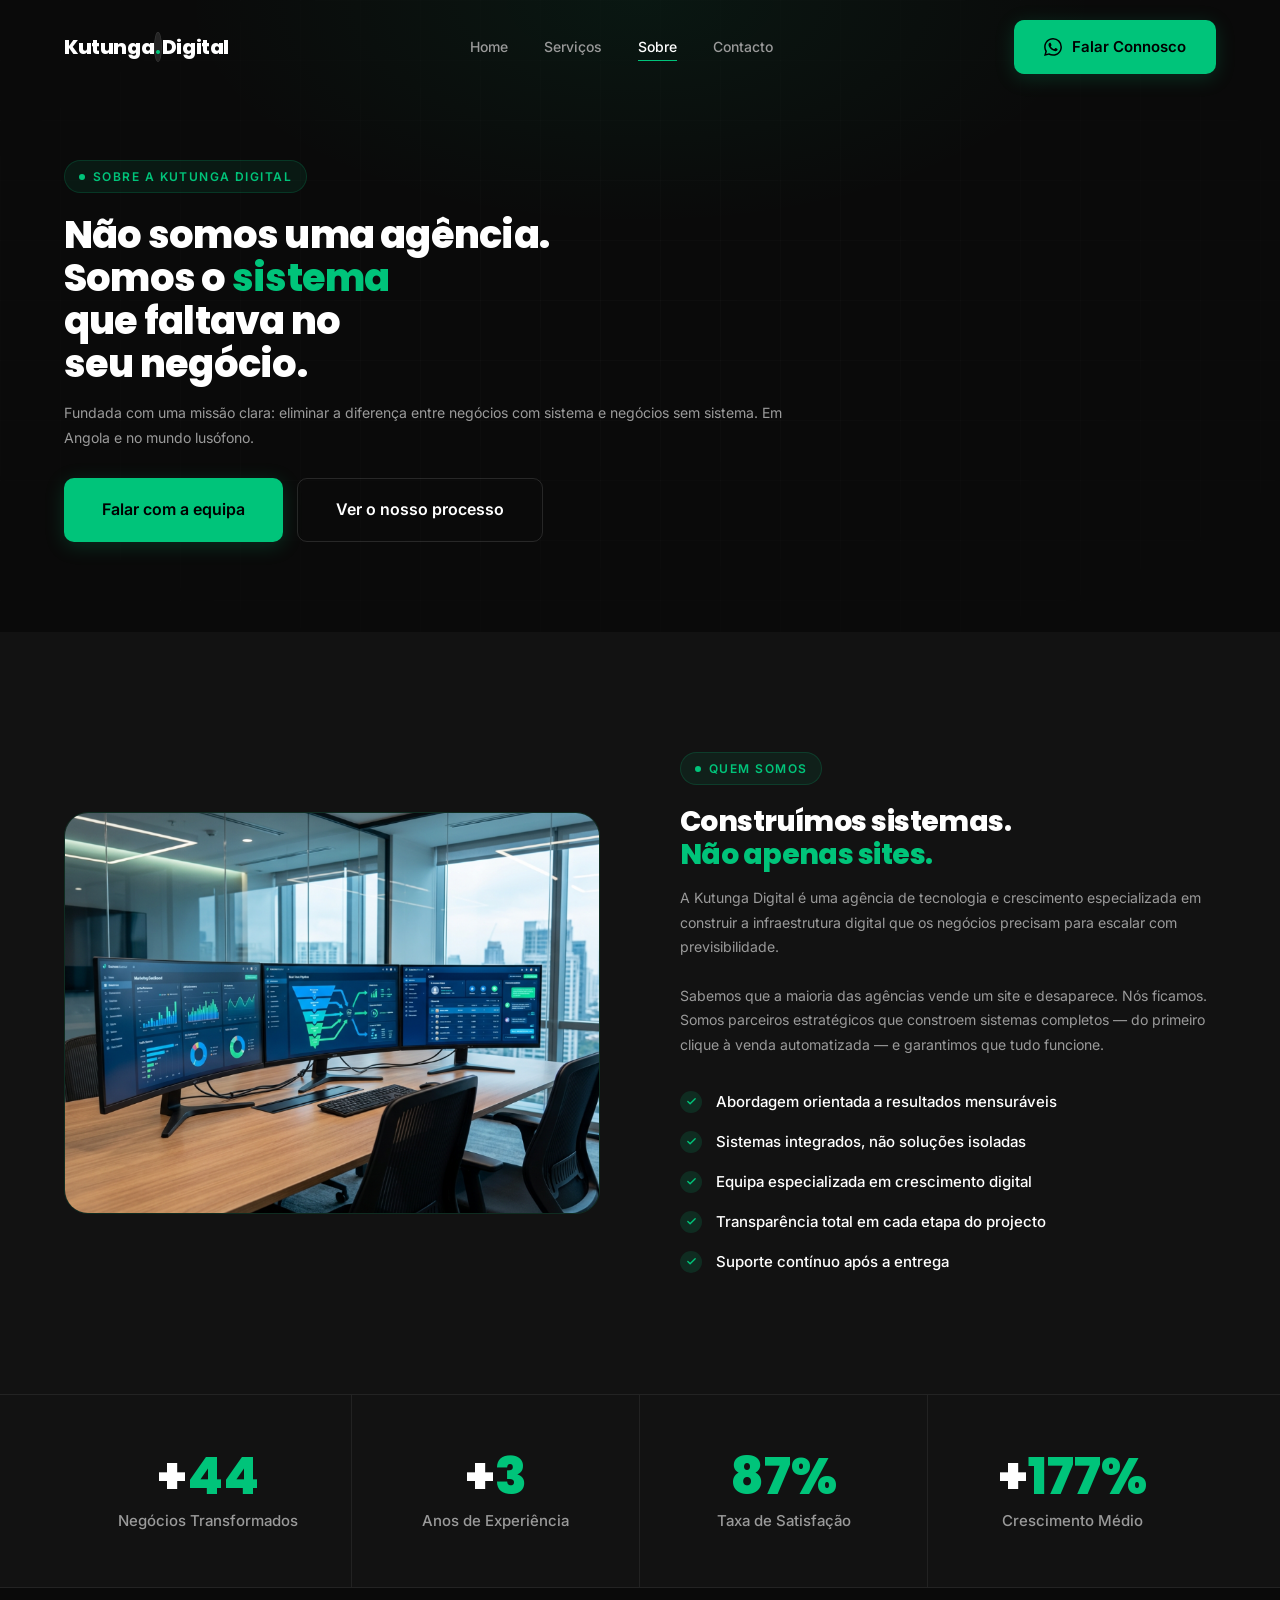
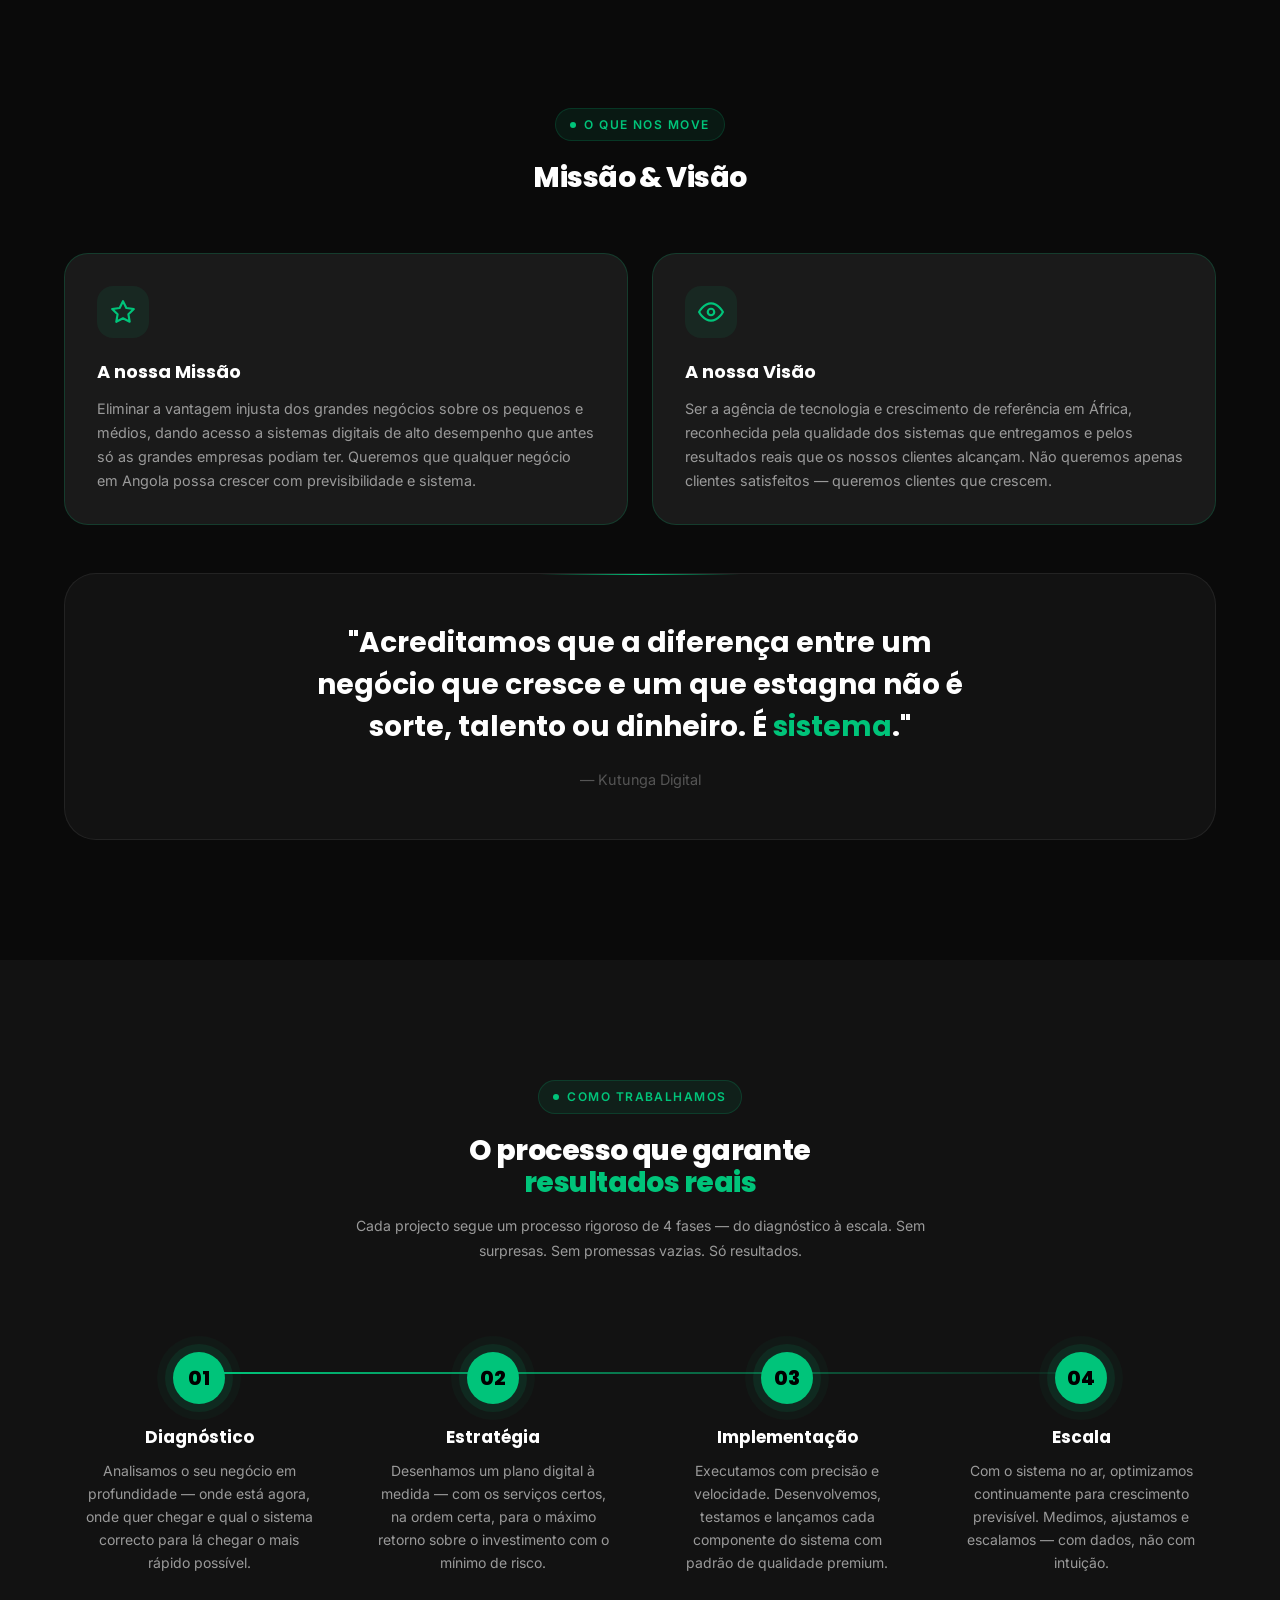
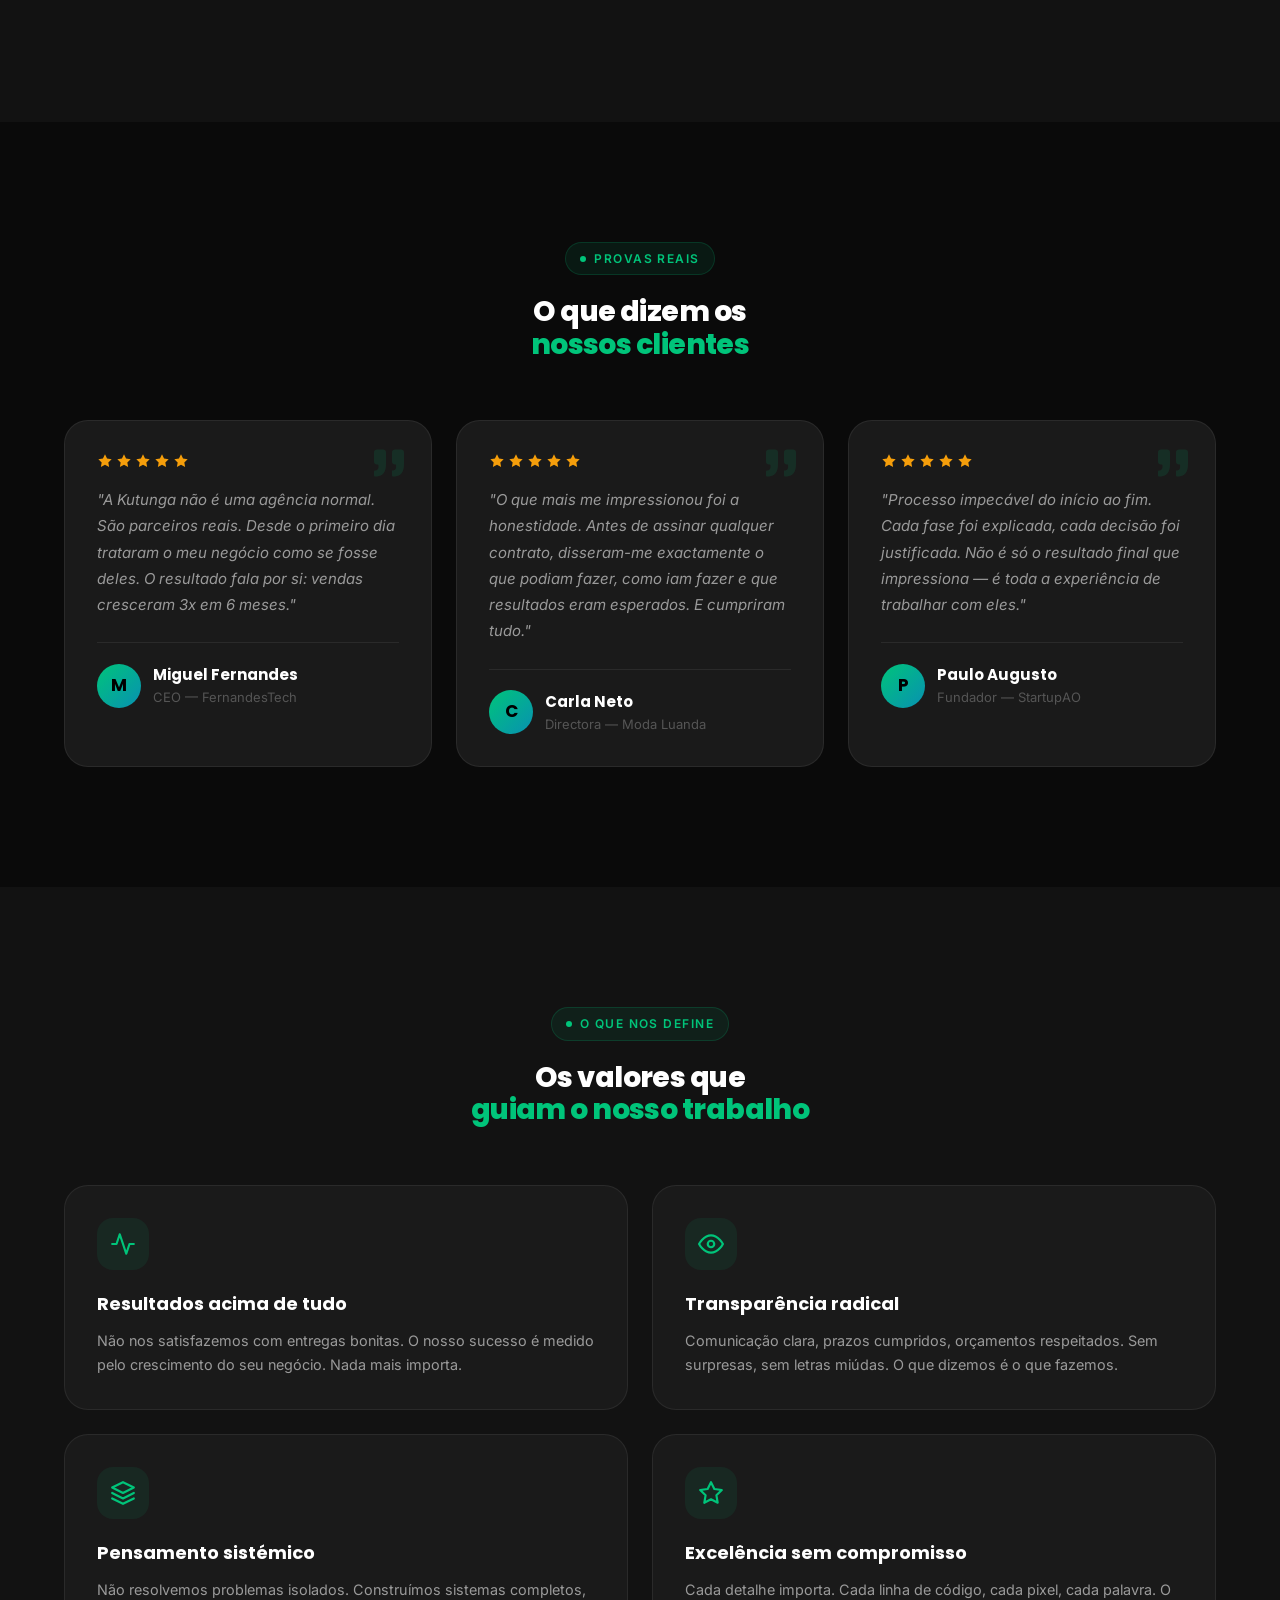
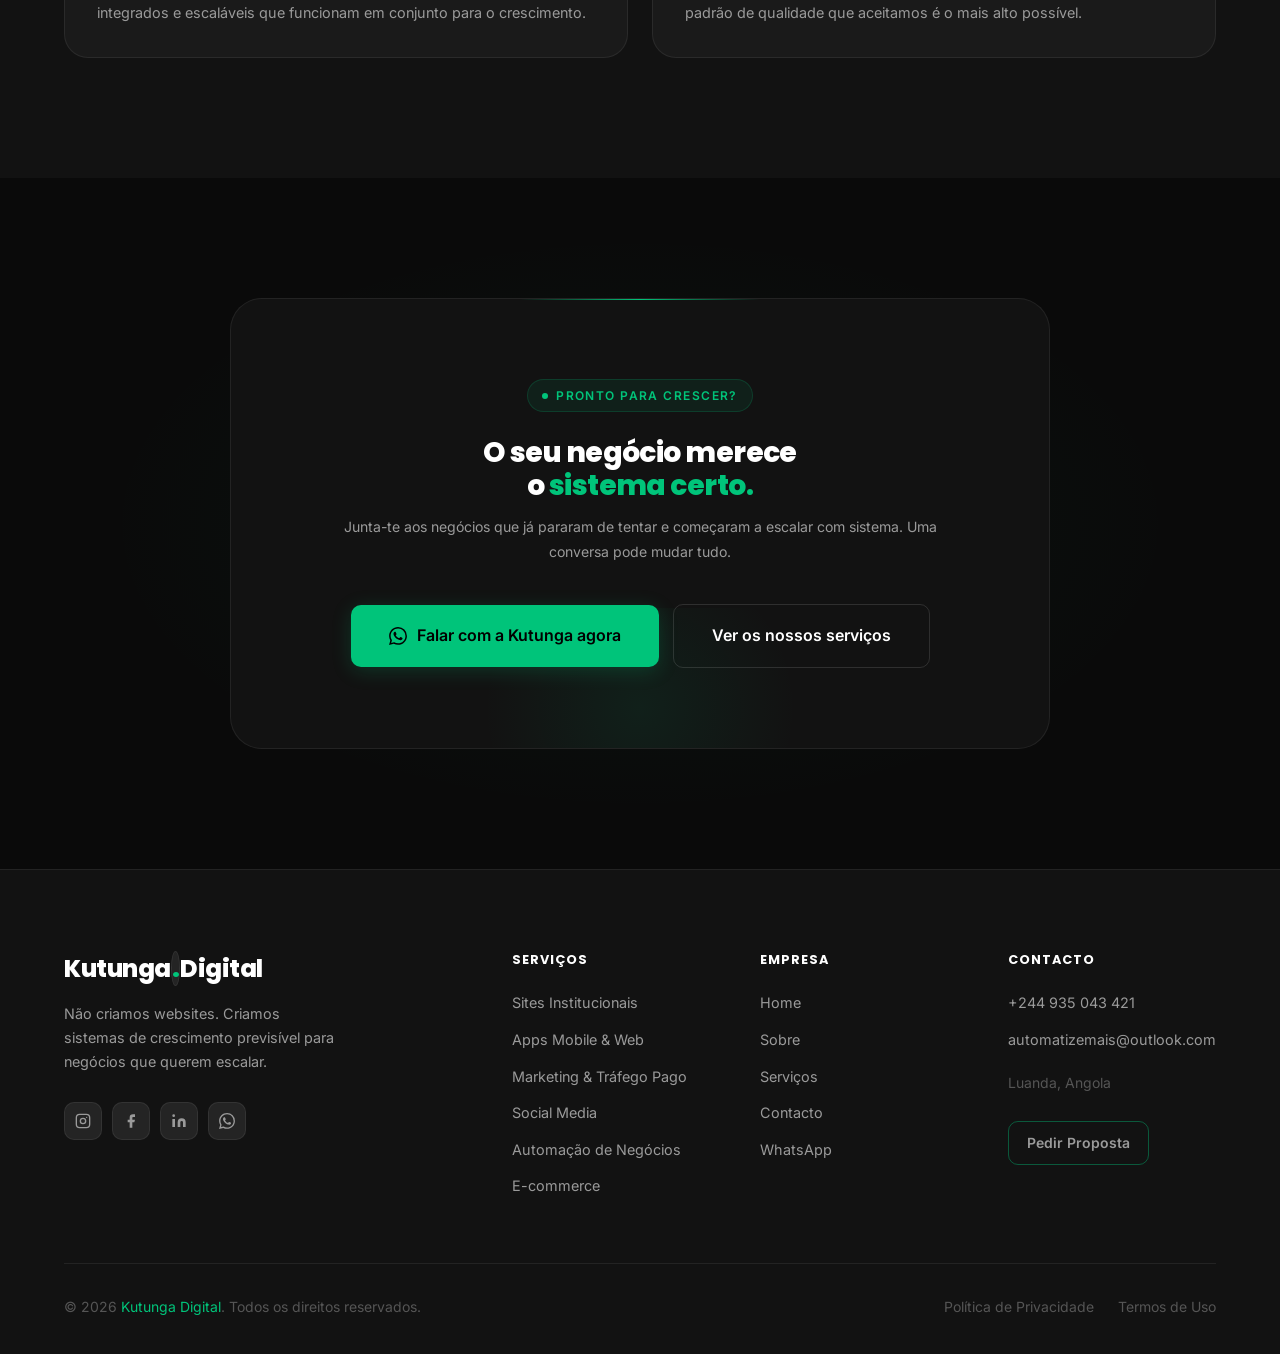
<file: sobre.html>
<!DOCTYPE html>
<html lang="pt-AO">
<head>
  <meta charset="UTF-8">
  <meta name="viewport" content="width=device-width, initial-scale=1.0">

  <title>Sobre Nós | Kutunga Digital</title>
  <meta name="description" content="Conhece a Kutunga Digital. Não somos uma agência. Somos o sistema que faltava no teu negócio. Descobre a nossa missão, processo e valores.">

  <meta property="og:type" content="website">
  <meta property="og:title" content="Kutunga Digital">
  <meta property="og:description" content="Conhece a Kutunga Digital. Não somos uma agência. Somos o sistema que faltava no teu negócio. Descobre a nossa missão, processo e valores.">
  <meta property="og:locale" content="pt_AO">

  <meta name="robots" content="index, follow">
  <meta name="theme-color" content="#0A0A0A">
  <meta name="author" content="Kutunga Digital">

  <link rel="preconnect" href="https://fonts.googleapis.com">
  <link rel="preconnect" href="https://fonts.gstatic.com" crossorigin>
  <link href="https://fonts.googleapis.com/css2?family=Poppins:wght@400;600;700;800&family=Inter:wght@400;500;600&display=swap" rel="stylesheet">
  <link rel="stylesheet" href="css/style.css">
</head>
<body>

<!-- ═══════════════════════════════════ NAVBAR ═══════════════════════════════════ -->
<nav class="navbar" id="navbar" aria-label="Navegação principal">
  <div class="container">
    <div class="navbar-inner">

      <a href="index.html" class="navbar-logo" aria-label="Kutunga Digital - Início">
        Kutunga<span class="dot">.</span>Digital
      </a>

      <ul class="navbar-nav" role="list">
        <li><a href="index.html">Home</a></li>
        <li><a href="servicos.html">Serviços</a></li>
        <li><a href="sobre.html" class="active">Sobre</a></li>
        <li><a href="contacto.html">Contacto</a></li>
      </ul>

      <div class="navbar-actions">
        <a href="https://wa.me/244935043421?text=Ol%C3%A1%21%20Quero%20saber%20mais%20sobre%20os%20servi%C3%A7os%20da%20Kutunga%20Digital." target="_blank" rel="noopener noreferrer"
           class="btn btn-primary" id="navCtaBtn">
          <svg viewBox="0 0 24 24" fill="currentColor"><path d="M17.472 14.382c-.297-.149-1.758-.867-2.03-.967-.273-.099-.471-.148-.67.15-.197.297-.767.966-.94 1.164-.173.199-.347.223-.644.075-.297-.15-1.255-.463-2.39-1.475-.883-.788-1.48-1.761-1.653-2.059-.173-.297-.018-.458.13-.606.134-.133.298-.347.446-.52.149-.174.198-.298.298-.497.099-.198.05-.371-.025-.52-.075-.149-.669-1.612-.916-2.207-.242-.579-.487-.5-.669-.51a12.8 12.8 0 0 0-.57-.01c-.198 0-.52.074-.792.372-.272.297-1.04 1.016-1.04 2.479 0 1.462 1.065 2.875 1.213 3.074.149.198 2.096 3.2 5.077 4.487.709.306 1.262.489 1.694.625.712.227 1.36.195 1.871.118.571-.085 1.758-.719 2.006-1.413.248-.694.248-1.289.173-1.413-.074-.124-.272-.198-.57-.347m-5.421 7.403h-.004a9.87 9.87 0 0 1-5.031-1.378l-.361-.214-3.741.982.998-3.648-.235-.374a9.86 9.86 0 0 1-1.51-5.26c.001-5.45 4.436-9.884 9.888-9.884 2.64 0 5.122 1.03 6.988 2.898a9.825 9.825 0 0 1 2.893 6.994c-.003 5.45-4.437 9.884-9.885 9.884m8.413-18.297A11.815 11.815 0 0 0 12.05 0C5.495 0 .16 5.335.157 11.892c0 2.096.547 4.142 1.588 5.945L.057 24l6.305-1.654a11.882 11.882 0 0 0 5.683 1.448h.005c6.554 0 11.89-5.335 11.893-11.893a11.821 11.821 0 0 0-3.48-8.413z"/></svg>
          Falar Connosco
        </a>
      </div>

      <button class="hamburger" id="hamburger"
              aria-label="Abrir menu" aria-expanded="false" aria-controls="mobileMenu">
        <span></span><span></span><span></span>
      </button>

    </div>

    <!-- Mobile Menu -->
    <nav class="mobile-menu" id="mobileMenu" aria-label="Menu mobile">
      <a href="index.html">Home</a>
      <a href="servicos.html">Serviços</a>
      <a href="sobre.html" class="active">Sobre</a>
      <a href="contacto.html">Contacto</a>
      <a href="https://wa.me/244935043421?text=Ol%C3%A1%21%20Quero%20saber%20mais%20sobre%20os%20servi%C3%A7os%20da%20Kutunga%20Digital." target="_blank" rel="noopener noreferrer"
         class="btn btn-primary" style="margin-top:8px;">
        <svg viewBox="0 0 24 24" fill="currentColor"><path d="M17.472 14.382c-.297-.149-1.758-.867-2.03-.967-.273-.099-.471-.148-.67.15-.197.297-.767.966-.94 1.164-.173.199-.347.223-.644.075-.297-.15-1.255-.463-2.39-1.475-.883-.788-1.48-1.761-1.653-2.059-.173-.297-.018-.458.13-.606.134-.133.298-.347.446-.52.149-.174.198-.298.298-.497.099-.198.05-.371-.025-.52-.075-.149-.669-1.612-.916-2.207-.242-.579-.487-.5-.669-.51a12.8 12.8 0 0 0-.57-.01c-.198 0-.52.074-.792.372-.272.297-1.04 1.016-1.04 2.479 0 1.462 1.065 2.875 1.213 3.074.149.198 2.096 3.2 5.077 4.487.709.306 1.262.489 1.694.625.712.227 1.36.195 1.871.118.571-.085 1.758-.719 2.006-1.413.248-.694.248-1.289.173-1.413-.074-.124-.272-.198-.57-.347m-5.421 7.403h-.004a9.87 9.87 0 0 1-5.031-1.378l-.361-.214-3.741.982.998-3.648-.235-.374a9.86 9.86 0 0 1-1.51-5.26c.001-5.45 4.436-9.884 9.888-9.884 2.64 0 5.122 1.03 6.988 2.898a9.825 9.825 0 0 1 2.893 6.994c-.003 5.45-4.437 9.884-9.885 9.884m8.413-18.297A11.815 11.815 0 0 0 12.05 0C5.495 0 .16 5.335.157 11.892c0 2.096.547 4.142 1.588 5.945L.057 24l6.305-1.654a11.882 11.882 0 0 0 5.683 1.448h.005c6.554 0 11.89-5.335 11.893-11.893a11.821 11.821 0 0 0-3.48-8.413z"/></svg>
        Falar Connosco
      </a>
    </nav>

  </div>
</nav>

<!-- ══════════════════════════ PAGE HERO ══════════════════════════ -->
<main id="main-content">
<section class="page-hero" aria-labelledby="about-hero-title">
  <div class="page-hero-grid" aria-hidden="true"></div>
  <div class="container">
    <div class="page-hero-inner">
      <span class="label-tag reveal">
        <span class="label-tag-dot" aria-hidden="true"></span>
        Sobre a Kutunga Digital
      </span>
      <h1 class="page-hero-title reveal reveal-delay-1">
        Não somos uma agência.<br>
        Somos o <span style="color:var(--color-accent);">sistema</span><br>
        que faltava no<br>seu negócio.
      </h1>
      <p class="page-hero-subtitle reveal reveal-delay-2">
        Fundada com uma missão clara: eliminar a diferença entre negócios com sistema
        e negócios sem sistema. Em Angola e no mundo lusófono.
      </p>
      <div class="reveal reveal-delay-3" style="display:flex;gap:14px;flex-wrap:wrap;">
        <a href="https://wa.me/244935043421?text=Ol%C3%A1%21%20Quero%20saber%20mais%20sobre%20os%20servi%C3%A7os%20da%20Kutunga%20Digital." target="_blank" rel="noopener noreferrer"
           class="btn btn-primary btn-lg" id="aboutHeroCta">
          Falar com a equipa
        </a>
        <a href="#nosso-processo" class="btn btn-secondary btn-lg" id="aboutHeroProcess">
          Ver o nosso processo
        </a>
      </div>
    </div>
  </div>
</section>

<!-- ════════════════════ QUEM SOMOS ════════════════════ -->
<section class="section section-surface" id="quem-somos" aria-labelledby="about-who-title">
  <div class="container">
    <div class="about-intro-grid">

      <div class="about-intro-image reveal">
        <img src="imagens%20importantes/%E2%9A%99%EF%B8%8F%203.%20KUTUNGA%20GROWTH%20SYSTEM%20%28solu%C3%A7%C3%A3o%20real%29%20-%20illustrationImage.png"
             alt="Kutunga Digital — equipa e sistema de crescimento"
             loading="lazy"
             width="580" height="400">
      </div>

      <div class="about-intro-text reveal reveal-delay-2">
        <span class="label-tag">
          <span class="label-tag-dot" aria-hidden="true"></span>
          Quem somos
        </span>
        <h2 class="section-title" id="about-who-title">
          Construímos sistemas.<br>
          <span style="color:var(--color-accent);">Não apenas sites.</span>
        </h2>
        <p class="section-subtitle" style="max-width:100%;margin-bottom:24px;">
          A Kutunga Digital é uma agência de tecnologia e crescimento especializada em construir
          a infraestrutura digital que os negócios precisam para escalar com previsibilidade.
        </p>
        <p class="section-subtitle" style="max-width:100%;margin-bottom:32px;">
          Sabemos que a maioria das agências vende um site e desaparece. Nós ficamos.
          Somos parceiros estratégicos que constroem sistemas completos — do primeiro clique
          à venda automatizada — e garantimos que tudo funcione.
        </p>

        <ul class="about-highlights">
          <li class="about-highlight">
            <span class="check-circle" aria-hidden="true"><svg viewBox="0 0 24 24" fill="none" stroke="currentColor" stroke-width="3" stroke-linecap="round" stroke-linejoin="round" aria-hidden="true"><polyline points="20 6 9 17 4 12"/></svg></span>
            Abordagem orientada a resultados mensuráveis
          </li>
          <li class="about-highlight">
            <span class="check-circle" aria-hidden="true"><svg viewBox="0 0 24 24" fill="none" stroke="currentColor" stroke-width="3" stroke-linecap="round" stroke-linejoin="round" aria-hidden="true"><polyline points="20 6 9 17 4 12"/></svg></span>
            Sistemas integrados, não soluções isoladas
          </li>
          <li class="about-highlight">
            <span class="check-circle" aria-hidden="true"><svg viewBox="0 0 24 24" fill="none" stroke="currentColor" stroke-width="3" stroke-linecap="round" stroke-linejoin="round" aria-hidden="true"><polyline points="20 6 9 17 4 12"/></svg></span>
            Equipa especializada em crescimento digital
          </li>
          <li class="about-highlight">
            <span class="check-circle" aria-hidden="true"><svg viewBox="0 0 24 24" fill="none" stroke="currentColor" stroke-width="3" stroke-linecap="round" stroke-linejoin="round" aria-hidden="true"><polyline points="20 6 9 17 4 12"/></svg></span>
            Transparência total em cada etapa do projecto
          </li>
          <li class="about-highlight">
            <span class="check-circle" aria-hidden="true"><svg viewBox="0 0 24 24" fill="none" stroke="currentColor" stroke-width="3" stroke-linecap="round" stroke-linejoin="round" aria-hidden="true"><polyline points="20 6 9 17 4 12"/></svg></span>
            Suporte contínuo após a entrega
          </li>
        </ul>
      </div>

    </div>
  </div>
</section>

<!-- ════════════════════ STATS BAND ════════════════════ -->
<section class="stats-band" aria-label="Números da Kutunga Digital">
  <div class="container">
    <div class="stats-grid" role="list">
      <div class="stat-cell reveal" role="listitem">
        <div class="stat-number">+<span data-count="50">50</span></div>
        <p class="stat-label">Negócios Transformados</p>
      </div>
      <div class="stat-cell reveal reveal-delay-2" role="listitem">
        <div class="stat-number">+<span data-count="3">3</span></div>
        <p class="stat-label">Anos de Experiência</p>
      </div>
      <div class="stat-cell reveal reveal-delay-3" role="listitem">
        <div class="stat-number"><span data-count="98" data-suffix="%">98%</span></div>
        <p class="stat-label">Taxa de Satisfação</p>
      </div>
      <div class="stat-cell reveal reveal-delay-4" role="listitem">
        <div class="stat-number">+<span data-count="200" data-suffix="%">200%</span></div>
        <p class="stat-label">Crescimento Médio</p>
      </div>
    </div>
  </div>
</section>

<!-- ════════════════════ MISSÃO & VISÃO ════════════════════ -->
<section class="section section-dark" id="missao" aria-labelledby="mission-title">
  <div class="container">
    <div class="section-header center reveal">
      <span class="label-tag">
        <span class="label-tag-dot" aria-hidden="true"></span>
        O que nos move
      </span>
      <h2 class="section-title" id="mission-title">
        Missão &amp; Visão
      </h2>
    </div>

    <div style="display:grid;grid-template-columns:1fr 1fr;gap:24px;" class="reveal reveal-delay-1">

      <div class="value-card" style="border-color:rgba(0,196,122,0.2);">
        <div class="value-icon" aria-hidden="true">
          <svg viewBox="0 0 24 24" fill="none" stroke="currentColor" stroke-width="2" stroke-linecap="round" stroke-linejoin="round">
            <polygon points="12 2 15.09 8.26 22 9.27 17 14.14 18.18 21.02 12 17.77 5.82 21.02 7 14.14 2 9.27 8.91 8.26 12 2"/>
          </svg>
        </div>
        <h3 class="value-title">A nossa Missão</h3>
        <p class="value-desc">
          Eliminar a vantagem injusta dos grandes negócios sobre os pequenos e médios, dando
          acesso a sistemas digitais de alto desempenho que antes só as grandes empresas podiam ter.
          Queremos que qualquer negócio em Angola possa crescer com previsibilidade e sistema.
        </p>
      </div>

      <div class="value-card" style="border-color:rgba(0,196,122,0.2);">
        <div class="value-icon" aria-hidden="true">
          <svg viewBox="0 0 24 24" fill="none" stroke="currentColor" stroke-width="2" stroke-linecap="round" stroke-linejoin="round">
            <path d="M1 12s4-8 11-8 11 8 11 8-4 8-11 8-11-8-11-8z"/><circle cx="12" cy="12" r="3"/>
          </svg>
        </div>
        <h3 class="value-title">A nossa Visão</h3>
        <p class="value-desc">
          Ser a agência de tecnologia e crescimento de referência em África, reconhecida pela qualidade
          dos sistemas que entregamos e pelos resultados reais que os nossos clientes alcançam.
          Não queremos apenas clientes satisfeitos — queremos clientes que crescem.
        </p>
      </div>

    </div>

    <!-- Manifesto -->
    <div class="reveal" style="margin-top:48px;padding:48px;background:var(--color-surface);border-radius:var(--radius-xl);border:1px solid var(--color-border);text-align:center;position:relative;overflow:hidden;">
      <div style="position:absolute;top:0;left:50%;transform:translateX(-50%);width:200px;height:1px;background:linear-gradient(90deg,transparent,var(--color-accent),transparent);"></div>
      <p style="font-family:var(--font-heading);font-size:clamp(1.25rem,2.5vw,1.75rem);font-weight:700;color:var(--color-text);line-height:1.5;max-width:700px;margin:0 auto;">
        "Acreditamos que a diferença entre um negócio que cresce e um que estagna não é sorte,
        talento ou dinheiro. É <span style="color:var(--color-accent);">sistema</span>."
      </p>
      <p style="margin-top:20px;font-size:0.9rem;color:var(--color-text-muted);">— Kutunga Digital</p>
    </div>
  </div>
</section>

<!-- ════════════════════ O NOSSO PROCESSO ════════════════════ -->
<section class="section section-surface" id="nosso-processo" aria-labelledby="process-title">
  <div class="container">
    <div class="section-header center reveal">
      <span class="label-tag">
        <span class="label-tag-dot" aria-hidden="true"></span>
        Como trabalhamos
      </span>
      <h2 class="section-title" id="process-title">
        O processo que garante<br>
        <span style="color:var(--color-accent);">resultados reais</span>
      </h2>
      <p class="section-subtitle">
        Cada projecto segue um processo rigoroso de 4 fases — do diagnóstico à escala.
        Sem surpresas. Sem promessas vazias. Só resultados.
      </p>
    </div>

    <div class="process-grid" role="list">

      <article class="process-step reveal" role="listitem">
        <div class="step-num" aria-label="Fase 1">01</div>
        <h3 class="step-title">Diagnóstico</h3>
        <p class="step-desc">
          Analisamos o seu negócio em profundidade — onde está agora, onde quer chegar
          e qual o sistema correcto para lá chegar o mais rápido possível.
        </p>
      </article>

      <article class="process-step reveal reveal-delay-2" role="listitem">
        <div class="step-num" aria-label="Fase 2">02</div>
        <h3 class="step-title">Estratégia</h3>
        <p class="step-desc">
          Desenhamos um plano digital à medida — com os serviços certos, na ordem certa,
          para o máximo retorno sobre o investimento com o mínimo de risco.
        </p>
      </article>

      <article class="process-step reveal reveal-delay-3" role="listitem">
        <div class="step-num" aria-label="Fase 3">03</div>
        <h3 class="step-title">Implementação</h3>
        <p class="step-desc">
          Executamos com precisão e velocidade. Desenvolvemos, testamos e lançamos
          cada componente do sistema com padrão de qualidade premium.
        </p>
      </article>

      <article class="process-step reveal reveal-delay-4" role="listitem">
        <div class="step-num" aria-label="Fase 4">04</div>
        <h3 class="step-title">Escala</h3>
        <p class="step-desc">
          Com o sistema no ar, optimizamos continuamente para crescimento previsível.
          Medimos, ajustamos e escalamos — com dados, não com intuição.
        </p>
      </article>

    </div>
  </div>
</section>

<!-- ════════════════════ TESTEMUNHOS ════════════════════ -->
<section class="section section-dark" id="testemunhos-sobre" aria-labelledby="about-testimonials-title">
  <div class="container">
    <div class="section-header center reveal">
      <span class="label-tag">
        <span class="label-tag-dot" aria-hidden="true"></span>
        Provas reais
      </span>
      <h2 class="section-title" id="about-testimonials-title">
        O que dizem os<br>
        <span style="color:var(--color-accent);">nossos clientes</span>
      </h2>
    </div>

    <div class="testimonials-grid" role="list">

      <article class="testimonial-card reveal" role="listitem">
        <div class="testimonial-quote-mark" aria-hidden="true"><svg viewBox="0 0 24 24" fill="currentColor" aria-hidden="true"><path d="M3 21c3 0 7-1 7-8V5c0-1.25-.756-2.017-2-2H4c-1.25 0-2 .75-2 1.972V11c0 1.25.75 2 2 2 1 0 1 0 1 1v1c0 1-1 2-2 2s-1 .008-1 1.031V20c0 1 0 1 1 1zm12 0c3 0 7-1 7-8V5c0-1.25-.757-2.017-2-2h-4c-1.25 0-2 .75-2 1.972V11c0 1.25.75 2 2 2h.75c0 2.25.25 4-2.75 4v3c0 1 0 1 1 1z"/></svg></div>
        <div class="testimonial-stars" aria-label="5 estrelas">
          <svg viewBox="0 0 24 24" fill="currentColor" aria-hidden="true"><polygon points="12 2 15.09 8.26 22 9.27 17 14.14 18.18 21.02 12 17.77 5.82 21.02 7 14.14 2 9.27 8.91 8.26 12 2"/></svg>
          <svg viewBox="0 0 24 24" fill="currentColor" aria-hidden="true"><polygon points="12 2 15.09 8.26 22 9.27 17 14.14 18.18 21.02 12 17.77 5.82 21.02 7 14.14 2 9.27 8.91 8.26 12 2"/></svg>
          <svg viewBox="0 0 24 24" fill="currentColor" aria-hidden="true"><polygon points="12 2 15.09 8.26 22 9.27 17 14.14 18.18 21.02 12 17.77 5.82 21.02 7 14.14 2 9.27 8.91 8.26 12 2"/></svg>
          <svg viewBox="0 0 24 24" fill="currentColor" aria-hidden="true"><polygon points="12 2 15.09 8.26 22 9.27 17 14.14 18.18 21.02 12 17.77 5.82 21.02 7 14.14 2 9.27 8.91 8.26 12 2"/></svg>
          <svg viewBox="0 0 24 24" fill="currentColor" aria-hidden="true"><polygon points="12 2 15.09 8.26 22 9.27 17 14.14 18.18 21.02 12 17.77 5.82 21.02 7 14.14 2 9.27 8.91 8.26 12 2"/></svg>
        </div>
        <p class="testimonial-text">"A Kutunga não é uma agência normal. São parceiros reais. Desde o primeiro dia trataram o meu negócio como se fosse deles. O resultado fala por si: vendas cresceram 3x em 6 meses."</p>
        <footer class="testimonial-author">
          <div class="testimonial-avatar" aria-hidden="true">M</div>
          <div>
            <p class="testimonial-name">Miguel Fernandes</p>
            <p class="testimonial-company">CEO — FernandesTech</p>
          </div>
        </footer>
      </article>

      <article class="testimonial-card reveal" role="listitem">
        <div class="testimonial-quote-mark" aria-hidden="true"><svg viewBox="0 0 24 24" fill="currentColor" aria-hidden="true"><path d="M3 21c3 0 7-1 7-8V5c0-1.25-.756-2.017-2-2H4c-1.25 0-2 .75-2 1.972V11c0 1.25.75 2 2 2 1 0 1 0 1 1v1c0 1-1 2-2 2s-1 .008-1 1.031V20c0 1 0 1 1 1zm12 0c3 0 7-1 7-8V5c0-1.25-.757-2.017-2-2h-4c-1.25 0-2 .75-2 1.972V11c0 1.25.75 2 2 2h.75c0 2.25.25 4-2.75 4v3c0 1 0 1 1 1z"/></svg></div>
        <div class="testimonial-stars" aria-label="5 estrelas">
          <svg viewBox="0 0 24 24" fill="currentColor" aria-hidden="true"><polygon points="12 2 15.09 8.26 22 9.27 17 14.14 18.18 21.02 12 17.77 5.82 21.02 7 14.14 2 9.27 8.91 8.26 12 2"/></svg>
          <svg viewBox="0 0 24 24" fill="currentColor" aria-hidden="true"><polygon points="12 2 15.09 8.26 22 9.27 17 14.14 18.18 21.02 12 17.77 5.82 21.02 7 14.14 2 9.27 8.91 8.26 12 2"/></svg>
          <svg viewBox="0 0 24 24" fill="currentColor" aria-hidden="true"><polygon points="12 2 15.09 8.26 22 9.27 17 14.14 18.18 21.02 12 17.77 5.82 21.02 7 14.14 2 9.27 8.91 8.26 12 2"/></svg>
          <svg viewBox="0 0 24 24" fill="currentColor" aria-hidden="true"><polygon points="12 2 15.09 8.26 22 9.27 17 14.14 18.18 21.02 12 17.77 5.82 21.02 7 14.14 2 9.27 8.91 8.26 12 2"/></svg>
          <svg viewBox="0 0 24 24" fill="currentColor" aria-hidden="true"><polygon points="12 2 15.09 8.26 22 9.27 17 14.14 18.18 21.02 12 17.77 5.82 21.02 7 14.14 2 9.27 8.91 8.26 12 2"/></svg>
        </div>
        <p class="testimonial-text">"O que mais me impressionou foi a honestidade. Antes de assinar qualquer contrato, disseram-me exactamente o que podiam fazer, como iam fazer e que resultados eram esperados. E cumpriram tudo."</p>
        <footer class="testimonial-author">
          <div class="testimonial-avatar" aria-hidden="true">C</div>
          <div>
            <p class="testimonial-name">Carla Neto</p>
            <p class="testimonial-company">Directora — Moda Luanda</p>
          </div>
        </footer>
      </article>

      <article class="testimonial-card reveal" role="listitem">
        <div class="testimonial-quote-mark" aria-hidden="true"><svg viewBox="0 0 24 24" fill="currentColor" aria-hidden="true"><path d="M3 21c3 0 7-1 7-8V5c0-1.25-.756-2.017-2-2H4c-1.25 0-2 .75-2 1.972V11c0 1.25.75 2 2 2 1 0 1 0 1 1v1c0 1-1 2-2 2s-1 .008-1 1.031V20c0 1 0 1 1 1zm12 0c3 0 7-1 7-8V5c0-1.25-.757-2.017-2-2h-4c-1.25 0-2 .75-2 1.972V11c0 1.25.75 2 2 2h.75c0 2.25.25 4-2.75 4v3c0 1 0 1 1 1z"/></svg></div>
        <div class="testimonial-stars" aria-label="5 estrelas">
          <svg viewBox="0 0 24 24" fill="currentColor" aria-hidden="true"><polygon points="12 2 15.09 8.26 22 9.27 17 14.14 18.18 21.02 12 17.77 5.82 21.02 7 14.14 2 9.27 8.91 8.26 12 2"/></svg>
          <svg viewBox="0 0 24 24" fill="currentColor" aria-hidden="true"><polygon points="12 2 15.09 8.26 22 9.27 17 14.14 18.18 21.02 12 17.77 5.82 21.02 7 14.14 2 9.27 8.91 8.26 12 2"/></svg>
          <svg viewBox="0 0 24 24" fill="currentColor" aria-hidden="true"><polygon points="12 2 15.09 8.26 22 9.27 17 14.14 18.18 21.02 12 17.77 5.82 21.02 7 14.14 2 9.27 8.91 8.26 12 2"/></svg>
          <svg viewBox="0 0 24 24" fill="currentColor" aria-hidden="true"><polygon points="12 2 15.09 8.26 22 9.27 17 14.14 18.18 21.02 12 17.77 5.82 21.02 7 14.14 2 9.27 8.91 8.26 12 2"/></svg>
          <svg viewBox="0 0 24 24" fill="currentColor" aria-hidden="true"><polygon points="12 2 15.09 8.26 22 9.27 17 14.14 18.18 21.02 12 17.77 5.82 21.02 7 14.14 2 9.27 8.91 8.26 12 2"/></svg>
        </div>
        <p class="testimonial-text">"Processo impecável do início ao fim. Cada fase foi explicada, cada decisão foi justificada. Não é só o resultado final que impressiona — é toda a experiência de trabalhar com eles."</p>
        <footer class="testimonial-author">
          <div class="testimonial-avatar" aria-hidden="true">P</div>
          <div>
            <p class="testimonial-name">Paulo Augusto</p>
            <p class="testimonial-company">Fundador — StartupAO</p>
          </div>
        </footer>
      </article>

    </div>
  </div>
</section>

<!-- ════════════════════ VALORES ════════════════════ -->
<section class="section section-surface" id="valores" aria-labelledby="values-title">
  <div class="container">
    <div class="section-header center reveal">
      <span class="label-tag">
        <span class="label-tag-dot" aria-hidden="true"></span>
        O que nos define
      </span>
      <h2 class="section-title" id="values-title">
        Os valores que<br>
        <span style="color:var(--color-accent);">guiam o nosso trabalho</span>
      </h2>
    </div>

    <div class="values-grid" role="list">

      <article class="value-card reveal" role="listitem">
        <div class="value-icon" aria-hidden="true"><svg viewBox="0 0 24 24" fill="none" stroke="currentColor" stroke-width="2" stroke-linecap="round" stroke-linejoin="round"><polyline points="22 12 18 12 15 21 9 3 6 12 2 12"/></svg></div>
        <h3 class="value-title">Resultados acima de tudo</h3>
        <p class="value-desc">Não nos satisfazemos com entregas bonitas. O nosso sucesso é medido pelo crescimento do seu negócio. Nada mais importa.</p>
      </article>

      <article class="value-card reveal" role="listitem">
        <div class="value-icon" aria-hidden="true"><svg viewBox="0 0 24 24" fill="none" stroke="currentColor" stroke-width="2" stroke-linecap="round" stroke-linejoin="round"><path d="M1 12s4-8 11-8 11 8 11 8-4 8-11 8-11-8-11-8z"/><circle cx="12" cy="12" r="3"/></svg></div>
        <h3 class="value-title">Transparência radical</h3>
        <p class="value-desc">Comunicação clara, prazos cumpridos, orçamentos respeitados. Sem surpresas, sem letras miúdas. O que dizemos é o que fazemos.</p>
      </article>

      <article class="value-card reveal" role="listitem">
        <div class="value-icon" aria-hidden="true"><svg viewBox="0 0 24 24" fill="none" stroke="currentColor" stroke-width="2" stroke-linecap="round" stroke-linejoin="round"><path d="M12 2L2 7l10 5 10-5-10-5z"/><path d="M2 17l10 5 10-5"/><path d="M2 12l10 5 10-5"/></svg></div>
        <h3 class="value-title">Pensamento sistémico</h3>
        <p class="value-desc">Não resolvemos problemas isolados. Construímos sistemas completos, integrados e escaláveis que funcionam em conjunto para o crescimento.</p>
      </article>

      <article class="value-card reveal" role="listitem">
        <div class="value-icon" aria-hidden="true"><svg viewBox="0 0 24 24" fill="none" stroke="currentColor" stroke-width="2" stroke-linecap="round" stroke-linejoin="round"><polygon points="12 2 15.09 8.26 22 9.27 17 14.14 18.18 21.02 12 17.77 5.82 21.02 7 14.14 2 9.27 8.91 8.26 12 2"/></svg></div>
        <h3 class="value-title">Excelência sem compromisso</h3>
        <p class="value-desc">Cada detalhe importa. Cada linha de código, cada pixel, cada palavra. O padrão de qualidade que aceitamos é o mais alto possível.</p>
      </article>

    </div>
  </div>
</section>

<!-- ═════════════════════════ CTA FINAL ═════════════════════════ -->
<section class="cta-section" id="cta-sobre" aria-labelledby="about-cta-title">
  <div class="container">
    <div class="cta-card reveal">
      <span class="label-tag" style="margin-bottom:24px;">
        <span class="label-tag-dot" aria-hidden="true"></span>
        Pronto para crescer?
      </span>
      <h2 class="section-title" id="about-cta-title">
        O seu negócio merece<br>
        o <span style="color:var(--color-accent);">sistema certo.</span>
      </h2>
      <p class="section-subtitle">
        Junta-te aos negócios que já pararam de tentar e começaram a escalar com sistema.
        Uma conversa pode mudar tudo.
      </p>
      <div class="cta-actions">
        <a href="https://wa.me/244935043421?text=Ol%C3%A1%21%20Quero%20saber%20mais%20sobre%20os%20servi%C3%A7os%20da%20Kutunga%20Digital." target="_blank" rel="noopener noreferrer"
           class="btn btn-primary btn-lg" id="aboutCtaWa">
          <svg viewBox="0 0 24 24" fill="currentColor" aria-hidden="true">
            <path d="M17.472 14.382c-.297-.149-1.758-.867-2.03-.967-.273-.099-.471-.148-.67.15-.197.297-.767.966-.94 1.164-.173.199-.347.223-.644.075-.297-.15-1.255-.463-2.39-1.475-.883-.788-1.48-1.761-1.653-2.059-.173-.297-.018-.458.13-.606.134-.133.298-.347.446-.52.149-.174.198-.298.298-.497.099-.198.05-.371-.025-.52-.075-.149-.669-1.612-.916-2.207-.242-.579-.487-.5-.669-.51a12.8 12.8 0 0 0-.57-.01c-.198 0-.52.074-.792.372-.272.297-1.04 1.016-1.04 2.479 0 1.462 1.065 2.875 1.213 3.074.149.198 2.096 3.2 5.077 4.487.709.306 1.262.489 1.694.625.712.227 1.36.195 1.871.118.571-.085 1.758-.719 2.006-1.413.248-.694.248-1.289.173-1.413-.074-.124-.272-.198-.57-.347m-5.421 7.403h-.004a9.87 9.87 0 0 1-5.031-1.378l-.361-.214-3.741.982.998-3.648-.235-.374a9.86 9.86 0 0 1-1.51-5.26c.001-5.45 4.436-9.884 9.888-9.884 2.64 0 5.122 1.03 6.988 2.898a9.825 9.825 0 0 1 2.893 6.994c-.003 5.45-4.437 9.884-9.885 9.884m8.413-18.297A11.815 11.815 0 0 0 12.05 0C5.495 0 .16 5.335.157 11.892c0 2.096.547 4.142 1.588 5.945L.057 24l6.305-1.654a11.882 11.882 0 0 0 5.683 1.448h.005c6.554 0 11.89-5.335 11.893-11.893a11.821 11.821 0 0 0-3.48-8.413z"/>
          </svg>
          Falar com a Kutunga agora
        </a>
        <a href="servicos.html" class="btn btn-secondary btn-lg" id="aboutCtaServices">
          Ver os nossos serviços
        </a>
      </div>
    </div>
  </div>
</section>
</main>

<!-- ═══════════════════════════════════ FOOTER ═══════════════════════════════════ -->
<footer class="footer" id="footer">
  <div class="container">

    <div class="footer-top">

      <!-- Brand -->
      <div>
        <div class="footer-logo">Kutunga<span class="dot">.</span>Digital</div>
        <p class="footer-slogan">
          Não criamos websites. Criamos sistemas de crescimento previsível para negócios que querem escalar.
        </p>
        <div class="footer-socials">
          <a href="#" target="_blank" rel="noopener" class="social-link" aria-label="Instagram">
            <svg viewBox="0 0 24 24" fill="none" stroke="currentColor" stroke-width="2" stroke-linecap="round" stroke-linejoin="round">
              <rect x="2" y="2" width="20" height="20" rx="5" ry="5"/>
              <circle cx="12" cy="12" r="4"/>
              <circle cx="17.5" cy="6.5" r="1" fill="currentColor" stroke="none"/>
            </svg>
          </a>
          <a href="#" target="_blank" rel="noopener" class="social-link" aria-label="Facebook">
            <svg viewBox="0 0 24 24" fill="currentColor">
              <path d="M18 2h-3a5 5 0 0 0-5 5v3H7v4h3v8h4v-8h3l1-4h-4V7a1 1 0 0 1 1-1h3z"/>
            </svg>
          </a>
          <a href="#" target="_blank" rel="noopener" class="social-link" aria-label="LinkedIn">
            <svg viewBox="0 0 24 24" fill="currentColor">
              <path d="M16 8a6 6 0 0 1 6 6v7h-4v-7a2 2 0 0 0-2-2 2 2 0 0 0-2 2v7h-4v-7a6 6 0 0 1 6-6zM2 9h4v12H2z"/>
              <circle cx="4" cy="4" r="2"/>
            </svg>
          </a>
          <a href="https://wa.me/244935043421?text=Ol%C3%A1%21%20Quero%20saber%20mais%20sobre%20os%20servi%C3%A7os%20da%20Kutunga%20Digital." target="_blank" rel="noopener" class="social-link" aria-label="WhatsApp">
            <svg viewBox="0 0 24 24" fill="currentColor">
              <path d="M17.472 14.382c-.297-.149-1.758-.867-2.03-.967-.273-.099-.471-.148-.67.15-.197.297-.767.966-.94 1.164-.173.199-.347.223-.644.075-.297-.15-1.255-.463-2.39-1.475-.883-.788-1.48-1.761-1.653-2.059-.173-.297-.018-.458.13-.606.134-.133.298-.347.446-.52.149-.174.198-.298.298-.497.099-.198.05-.371-.025-.52-.075-.149-.669-1.612-.916-2.207-.242-.579-.487-.5-.669-.51a12.8 12.8 0 0 0-.57-.01c-.198 0-.52.074-.792.372-.272.297-1.04 1.016-1.04 2.479 0 1.462 1.065 2.875 1.213 3.074.149.198 2.096 3.2 5.077 4.487.709.306 1.262.489 1.694.625.712.227 1.36.195 1.871.118.571-.085 1.758-.719 2.006-1.413.248-.694.248-1.289.173-1.413-.074-.124-.272-.198-.57-.347m-5.421 7.403h-.004a9.87 9.87 0 0 1-5.031-1.378l-.361-.214-3.741.982.998-3.648-.235-.374a9.86 9.86 0 0 1-1.51-5.26c.001-5.45 4.436-9.884 9.888-9.884 2.64 0 5.122 1.03 6.988 2.898a9.825 9.825 0 0 1 2.893 6.994c-.003 5.45-4.437 9.884-9.885 9.884m8.413-18.297A11.815 11.815 0 0 0 12.05 0C5.495 0 .16 5.335.157 11.892c0 2.096.547 4.142 1.588 5.945L.057 24l6.305-1.654a11.882 11.882 0 0 0 5.683 1.448h.005c6.554 0 11.89-5.335 11.893-11.893a11.821 11.821 0 0 0-3.48-8.413z"/>
            </svg>
          </a>
        </div>
      </div>

      <!-- Serviços -->
      <div>
        <h3 class="footer-col-title">Serviços</h3>
        <ul class="footer-links">
          <li><a href="servicos.html">Sites Institucionais</a></li>
          <li><a href="servicos.html">Apps Mobile &amp; Web</a></li>
          <li><a href="servicos.html">Marketing &amp; Tráfego Pago</a></li>
          <li><a href="servicos.html">Social Media</a></li>
          <li><a href="servicos.html">Automação de Negócios</a></li>
          <li><a href="servicos.html">E-commerce</a></li>
        </ul>
      </div>

      <!-- Links -->
      <div>
        <h3 class="footer-col-title">Empresa</h3>
        <ul class="footer-links">
          <li><a href="index.html">Home</a></li>
          <li><a href="sobre.html">Sobre</a></li>
          <li><a href="servicos.html">Serviços</a></li>
          <li><a href="contacto.html">Contacto</a></li>
          <li><a href="https://wa.me/244935043421?text=Ol%C3%A1%21%20Quero%20saber%20mais%20sobre%20os%20servi%C3%A7os%20da%20Kutunga%20Digital." target="_blank" rel="noopener">WhatsApp</a></li>
        </ul>
      </div>

      <!-- Contacto -->
      <div>
        <h3 class="footer-col-title">Contacto</h3>
        <ul class="footer-links">
          <li><a href="https://wa.me/244935043421?text=Ol%C3%A1%21%20Quero%20saber%20mais%20sobre%20os%20servi%C3%A7os%20da%20Kutunga%20Digital." target="_blank" rel="noopener">+244 935 043 421</a></li>
          <li><a href="mailto:automatizemais@outlook.com">automatizemais@outlook.com</a></li>
          <li style="color:var(--color-text-muted);font-size:0.875rem;margin-top:8px;">Luanda, Angola</li>
          <li style="margin-top:16px;"><a href="contacto.html" class="btn btn-accent-outline" style="font-size:0.875rem;padding:10px 18px;">Pedir Proposta</a></li>
        </ul>
      </div>

    </div>

    <div class="footer-bottom">
      <p class="footer-copy">&copy; 2026 <span>Kutunga Digital</span>. Todos os direitos reservados.</p>
      <div class="footer-legal">
        <a href="#">Política de Privacidade</a>
        <a href="#">Termos de Uso</a>
      </div>
    </div>

  </div>
</footer>

<script src="js/main.js"></script>
</body>
</html>
</file>
<file: css/style.css>
/* ============================================================
   KUTUNGA DIGITAL — DESIGN SYSTEM
   Stack: CSS3 Pure | Dark Mode OLED | Conversion-Optimized
   ============================================================ */

@import url('https://fonts.googleapis.com/css2?family=Poppins:wght@400;600;700;800&family=Inter:wght@400;500;600&display=swap');

/* === CSS VARIABLES === */
:root {
  --color-bg: #0A0A0A;
  --color-surface: #121212;
  --color-surface-2: #1A1A1A;
  --color-surface-3: #242424;
  --color-border: rgba(255, 255, 255, 0.07);
  --color-border-hover: rgba(255, 255, 255, 0.12);

  --color-accent: #00C47A;
  --color-accent-hover: #00A366;
  --color-accent-glow: rgba(0, 196, 122, 0.2);
  --color-accent-subtle: rgba(0, 196, 122, 0.08);
  --color-danger: #FF6B6B;
  --color-warning: #F59E0B;

  --color-text: #FFFFFF;
  --color-text-secondary: #9A9A9A;
  --color-text-muted: #555555;

  --font-heading: 'Poppins', sans-serif;
  --font-body: 'Inter', sans-serif;

  --section-py: 120px;
  --container-max: 1200px;
  --px: 24px;

  --radius-xs: 6px;
  --radius-sm: 10px;
  --radius-md: 16px;
  --radius-lg: 24px;
  --radius-xl: 32px;

  --ease-out: cubic-bezier(0.16, 1, 0.3, 1);
  --ease-in-out: cubic-bezier(0.45, 0, 0.55, 1);
  --t-fast: 150ms ease;
  --t-normal: 250ms ease;
  --t-slow: 400ms ease;

  --shadow-sm: 0 2px 12px rgba(0, 0, 0, 0.3);
  --shadow-md: 0 4px 24px rgba(0, 0, 0, 0.5);
  --shadow-lg: 0 8px 48px rgba(0, 0, 0, 0.6);
  --shadow-accent: 0 0 30px var(--color-accent-glow);
}

/* === RESET & BASE === */
*, *::before, *::after {
  box-sizing: border-box;
  margin: 0;
  padding: 0;
}

html {
  scroll-behavior: smooth;
  font-size: 16px;
}

@media (prefers-reduced-motion: reduce) {
  *, *::before, *::after {
    animation-duration: 0.01ms !important;
    animation-iteration-count: 1 !important;
    transition-duration: 0.01ms !important;
  }
  html { scroll-behavior: auto !important; }
}

body {
  font-family: var(--font-body);
  background-color: var(--color-bg);
  color: var(--color-text);
  line-height: 1.6;
  overflow-x: hidden;
  -webkit-font-smoothing: antialiased;
  -moz-osx-font-smoothing: grayscale;
}

img { max-width: 100%; height: auto; display: block; }
a { color: inherit; text-decoration: none; }
ul, ol { list-style: none; }
button { font-family: inherit; cursor: pointer; }
input, select, textarea { font-family: inherit; }

/* === LAYOUT === */
.container {
  max-width: var(--container-max);
  margin: 0 auto;
  padding: 0 var(--px);
}

.section { padding: var(--section-py) 0; }
.section-dark { background: var(--color-bg); }
.section-surface { background: var(--color-surface); }

/* === TYPOGRAPHY SYSTEM === */
.label-tag {
  display: inline-flex;
  align-items: center;
  gap: 8px;
  font-family: var(--font-body);
  font-size: 0.75rem;
  font-weight: 600;
  letter-spacing: 0.12em;
  text-transform: uppercase;
  color: var(--color-accent);
  background: var(--color-accent-subtle);
  border: 1px solid rgba(0, 196, 122, 0.18);
  padding: 6px 14px;
  border-radius: 100px;
  margin-bottom: 20px;
}

.label-tag-dot {
  width: 6px; height: 6px;
  border-radius: 50%;
  background: var(--color-accent);
  display: inline-block;
}

.section-title {
  font-family: var(--font-heading);
  font-size: clamp(1.5rem, 2.2vw, 2.125rem);
  font-weight: 800;
  line-height: 1.15;
  letter-spacing: -0.02em;
  color: var(--color-text);
  margin-bottom: 16px;
}

.section-title .accent { color: var(--color-accent); }

.section-subtitle {
  font-size: clamp(0.875rem, 1.1vw, 0.9875rem);
  color: var(--color-text-secondary);
  line-height: 1.75;
  max-width: 600px;
}

.section-header { margin-bottom: 60px; }
.section-header.center { text-align: center; }
.section-header.center .section-subtitle { margin: 0 auto; }

/* === BUTTON SYSTEM === */
.btn {
  display: inline-flex;
  align-items: center;
  justify-content: center;
  gap: 10px;
  font-family: var(--font-body);
  font-size: 0.9375rem;
  font-weight: 600;
  padding: 15px 30px;
  border-radius: var(--radius-sm);
  border: none;
  cursor: pointer;
  transition: all var(--t-normal);
  text-decoration: none;
  white-space: nowrap;
  position: relative;
  overflow: hidden;
}

.btn::before {
  content: '';
  position: absolute;
  inset: 0;
  background: rgba(255,255,255,0);
  transition: background var(--t-fast);
}

.btn:hover::before { background: rgba(255,255,255,0.08); }

.btn-primary {
  background: var(--color-accent);
  color: #000000;
  box-shadow: 0 4px 20px var(--color-accent-glow);
}
.btn-primary:hover {
  transform: translateY(-2px);
  box-shadow: 0 8px 32px rgba(0,196,122,0.35);
}
.btn-primary:active { transform: translateY(0); }

.btn-secondary {
  background: transparent;
  color: var(--color-text);
  border: 1.5px solid rgba(255,255,255,0.12);
}
.btn-secondary:hover {
  background: var(--color-surface-2);
  border-color: rgba(255,255,255,0.2);
  transform: translateY(-2px);
}

.btn-accent-outline {
  background: transparent;
  color: var(--color-accent);
  border: 1.5px solid rgba(0,196,122,0.4);
}
.btn-accent-outline:hover {
  background: var(--color-accent);
  color: #000;
  box-shadow: var(--shadow-accent);
}

.btn-lg { padding: 18px 38px; font-size: 1rem; }

.btn svg { width: 18px; height: 18px; flex-shrink: 0; }

/* === NAVBAR === */
.navbar {
  position: fixed;
  top: 0; left: 0; right: 0;
  z-index: 1000;
  padding: 20px 0;
  transition: all var(--t-normal);
}

.navbar.scrolled {
  background: rgba(10, 10, 10, 0.92);
  backdrop-filter: blur(16px);
  -webkit-backdrop-filter: blur(16px);
  border-bottom: 1px solid var(--color-border);
  padding: 14px 0;
}

.navbar-inner {
  display: flex;
  align-items: center;
  justify-content: space-between;
  position: relative;
}

.navbar-logo {
  font-family: var(--font-heading);
  font-size: 1.25rem;
  font-weight: 800;
  color: var(--color-text);
  letter-spacing: -0.02em;
}
.navbar-logo .dot { color: var(--color-accent); }

.navbar-nav {
  display: flex;
  align-items: center;
  gap: 36px;
}

.navbar-nav a {
  font-size: 0.875rem;
  font-weight: 500;
  color: var(--color-text-secondary);
  transition: color var(--t-fast);
  position: relative;
  padding-bottom: 2px;
}

.navbar-nav a::after {
  content: '';
  position: absolute;
  bottom: -4px; left: 0;
  width: 0; height: 1.5px;
  background: var(--color-accent);
  transition: width var(--t-normal);
}

.navbar-nav a:hover,
.navbar-nav a.active { color: var(--color-text); }
.navbar-nav a:hover::after,
.navbar-nav a.active::after { width: 100%; }

.navbar-actions { display: flex; align-items: center; gap: 12px; }

/* Hamburger */
.hamburger {
  display: none;
  flex-direction: column;
  justify-content: space-between;
  width: 30px;
  height: 20px;
  background: none;
  border: none;
  padding: 0;
  cursor: pointer;
  z-index: 1001;
  transition: transform var(--t-normal) var(--ease-out);
}

.hamburger span {
  display: block;
  width: 100%;
  height: 2px;
  background-color: var(--color-text);
  border-radius: 4px;
  transition: all 0.3s var(--ease-out);
  transform-origin: left center;
}

.hamburger.open span:nth-child(1) {
  transform: rotate(45deg) translateY(-2px);
}

.hamburger.open span:nth-child(2) {
  width: 0%;
  opacity: 0;
}

.hamburger.open span:nth-child(3) {
  transform: rotate(-45deg) translateY(2px);
}

.hamburger:hover span:nth-child(2) {
  width: 70%;
}

.mobile-menu {
  position: fixed;
  top: 0;
  right: -100%;
  width: 85%;
  max-width: 320px;
  height: 100vh;
  background: rgba(10, 10, 10, 0.98);
  backdrop-filter: blur(20px);
  -webkit-backdrop-filter: blur(20px);
  border-left: 1px solid var(--color-border);
  padding: 100px 32px 40px;
  display: flex;
  flex-direction: column;
  gap: 12px;
  transition: right 0.4s var(--ease-out);
  z-index: 1000;
  box-shadow: -20px 0 60px rgba(0,0,0,0.8);
}

.mobile-menu.open {
  right: 0;
}

.mobile-menu a {
  font-size: 1.125rem;
  font-weight: 600;
  color: var(--color-text-secondary);
  padding: 12px 0;
  border-bottom: 1px solid rgba(255, 255, 255, 0.05);
  transition: all var(--t-fast);
}

.mobile-menu a:hover,
.mobile-menu a.active {
  color: var(--color-accent);
  padding-left: 8px;
}

.mobile-menu .btn {
  margin-top: 24px;
  width: 100%;
}

/* === HERO SECTION === */
.hero {
  position: relative;
  min-height: 100vh;
  display: flex;
  align-items: center;
  overflow: hidden;
  background: var(--color-bg);
}

.hero-bg-gradient {
  position: absolute;
  inset: 0;
  background:
    radial-gradient(ellipse 70% 60% at 0% 50%, rgba(0,196,122,0.06) 0%, transparent 60%),
    radial-gradient(ellipse 40% 50% at 100% 30%, rgba(0,196,122,0.04) 0%, transparent 60%);
  pointer-events: none;
  z-index: 1;
}

.hero-grid-pattern {
  position: absolute;
  inset: 0;
  background-image:
    linear-gradient(rgba(255,255,255,.018) 1px, transparent 1px),
    linear-gradient(90deg, rgba(255,255,255,.018) 1px, transparent 1px);
  background-size: 64px 64px;
  mask-image: radial-gradient(ellipse 80% 80% at 30% 50%, black 20%, transparent 100%);
  -webkit-mask-image: radial-gradient(ellipse 80% 80% at 30% 50%, black 20%, transparent 100%);
  pointer-events: none;
  z-index: 1;
}

/* ── 2-COLUMN HERO INNER ── */
.hero-inner {
  position: relative;
  z-index: 3;
  display: grid;
  grid-template-columns: 1fr 1fr;
  gap: 48px;
  align-items: center;
  width: 100%;
  max-width: 1200px;
  margin: 0 auto;
  padding: 130px clamp(24px, 5vw, 64px) 70px;
}

.hero-left {
  display: flex;
  flex-direction: column;
  align-items: flex-start;
  text-align: left;
}

.hero-right {
  position: relative;
  display: flex;
  align-items: center;
  justify-content: flex-end;
}

.hero-img-wrap {
  position: relative;
  width: 100%;
  max-width: 520px;
}

.hero-img-glow {
  position: absolute;
  inset: -20px;
  background: radial-gradient(circle at 50% 50%, rgba(0,196,122,0.15) 0%, transparent 70%);
  filter: blur(40px);
  border-radius: var(--radius-xl);
  pointer-events: none;
  z-index: 0;
}

.hero-img {
  position: relative;
  z-index: 1;
  width: 100%;
  border-radius: var(--radius-xl);
  border: 1px solid rgba(0,196,122,0.2);
  box-shadow: 0 24px 64px rgba(0,0,0,0.5);
  display: block;
}

/* Keep old .hero-content selector working on other pages */
.hero-content {
  position: relative;
  z-index: 3;
  padding-top: 130px;
  padding-bottom: 70px;
  max-width: 560px;
  text-align: left;
}

/* Override centered container inside hero */
.hero > .container {
  max-width: 100%;
  padding-left: clamp(24px, 5vw, 80px);
  padding-right: 24px;
}

.hero-badge {
  display: inline-flex;
  align-items: center;
  gap: 10px;
  background: var(--color-accent-subtle);
  border: 1px solid rgba(0, 196, 122, 0.22);
  border-radius: 100px;
  padding: 8px 18px;
  margin-bottom: 36px;
  font-size: 0.8125rem;
  font-weight: 500;
  color: var(--color-accent);
  letter-spacing: 0.02em;
}

.hero-badge-dot {
  width: 8px; height: 8px;
  border-radius: 50%;
  background: var(--color-accent);
  animation: pulseDot 2s ease-in-out infinite;
  box-shadow: 0 0 0 0 var(--color-accent-glow);
}

.hero-title {
  font-family: var(--font-heading);
  font-size: clamp(1.875rem, 3.5vw, 3rem);
  font-weight: 800;
  line-height: 1.1;
  letter-spacing: -0.025em;
  color: var(--color-text);
  margin-bottom: 18px;
}

.hero-title .accent { color: var(--color-accent); }

.hero-subtitle {
  font-size: clamp(0.9rem, 1.2vw, 1rem);
  color: var(--color-text-secondary);
  line-height: 1.75;
  max-width: 540px;
  margin-bottom: 36px;
}

.hero-actions {
  display: flex;
  align-items: center;
  justify-content: flex-start;
  flex-wrap: wrap;
  gap: 12px;
  margin-bottom: 52px;
}

.hero-actions .btn { flex-shrink: 0; }

.hero-divider {
  width: 100%;
  height: 1px;
  background: var(--color-border);
  margin-bottom: 40px;
}

.hero-stats {
  display: flex;
  align-items: center;
  gap: 0;
  flex-wrap: wrap;
  justify-content: flex-start;
}

.hero-stat {
  display: flex;
  flex-direction: column;
  gap: 4px;
  padding-right: 48px;
  margin-right: 48px;
  border-right: 1px solid var(--color-border);
}

.hero-stat:last-child {
  border-right: none;
  padding-right: 0;
  margin-right: 0;
}

.hero-stat-number {
  font-family: var(--font-heading);
  font-size: 1.75rem;
  font-weight: 800;
  color: var(--color-text);
  line-height: 1;
}

.hero-stat-label {
  font-size: 0.8125rem;
  font-weight: 500;
  color: var(--color-text-muted);
}

/* === PROBLEM SECTION === */
.problem-grid {
  display: grid;
  grid-template-columns: 1fr 1fr;
  gap: 80px;
  align-items: center;
}

.problem-image-wrap {
  position: relative;
}

.problem-image-glow {
  position: absolute;
  top: -30px; left: -30px;
  width: 60%; height: 60%;
  background: radial-gradient(circle, rgba(255,80,80,0.12) 0%, transparent 70%);
  filter: blur(40px);
  pointer-events: none;
  z-index: 0;
}

.problem-image-wrap img {
  width: 100%;
  border-radius: var(--radius-lg);
  border: 1px solid var(--color-border);
  position: relative;
  z-index: 1;
}

.pain-cards {
  display: flex;
  flex-direction: column;
  gap: 14px;
  margin: 28px 0;
}

.pain-card {
  display: flex;
  align-items: flex-start;
  gap: 16px;
  padding: 18px 20px;
  background: var(--color-surface-2);
  border-radius: var(--radius-md);
  border: 1px solid var(--color-border);
  transition: all var(--t-normal);
}

.pain-card:hover {
  border-color: rgba(255, 80, 80, 0.2);
  background: var(--color-surface-3);
  transform: translateX(5px);
}

.pain-icon {
  width: 42px; height: 42px;
  flex-shrink: 0;
  border-radius: var(--radius-sm);
  background: rgba(255, 80, 80, 0.1);
  display: flex;
  align-items: center;
  justify-content: center;
  color: var(--color-danger);
}

.pain-icon svg { width: 20px; height: 20px; }

.pain-text h4 {
  font-family: var(--font-heading);
  font-size: 0.9375rem;
  font-weight: 700;
  color: var(--color-text);
  margin-bottom: 3px;
}

.pain-text p {
  font-size: 0.85rem;
  color: var(--color-text-secondary);
  line-height: 1.5;
}

.problem-statement {
  font-family: var(--font-heading);
  font-size: 1.0625rem;
  font-weight: 700;
  color: var(--color-text);
  padding: 22px 24px;
  border-left: 3px solid var(--color-accent);
  background: var(--color-accent-subtle);
  border-radius: 0 var(--radius-sm) var(--radius-sm) 0;
  margin-top: 8px;
  line-height: 1.55;
}

/* === SOLUTION SECTION === */
.solution-grid {
  display: grid;
  grid-template-columns: 1fr 1fr;
  gap: 80px;
  align-items: center;
}

.solution-image-wrap {
  position: relative;
  order: -1;
}

.solution-image-glow {
  position: absolute;
  bottom: -30px; right: -30px;
  width: 60%; height: 60%;
  background: radial-gradient(circle, rgba(0,196,122,0.15) 0%, transparent 70%);
  filter: blur(50px);
  pointer-events: none;
}

.solution-image-wrap img {
  width: 100%;
  border-radius: var(--radius-lg);
  border: 1px solid rgba(0,196,122,0.15);
  position: relative;
  z-index: 1;
}

.solution-pillars {
  display: flex;
  flex-direction: column;
  gap: 12px;
  margin: 28px 0;
}

.pillar {
  display: flex;
  align-items: center;
  gap: 16px;
  padding: 14px 18px;
  background: var(--color-surface-2);
  border-radius: var(--radius-md);
  border: 1px solid var(--color-border);
  position: relative;
  transition: all var(--t-normal);
}

.pillar:hover {
  border-color: rgba(0,196,122,0.25);
  background: var(--color-surface-3);
}

.pillar:not(:last-child)::after {
  content: '';
  position: absolute;
  bottom: -13px; left: 29px;
  width: 2px; height: 12px;
  background: linear-gradient(to bottom, var(--color-accent), transparent);
  opacity: 0.4;
  z-index: 1;
}

.pillar-num {
  width: 38px; height: 38px;
  border-radius: 50%;
  background: rgba(0,196,122,0.12);
  border: 1px solid rgba(0,196,122,0.25);
  display: flex; align-items: center; justify-content: center;
  font-family: var(--font-heading);
  font-size: 0.8125rem;
  font-weight: 700;
  color: var(--color-accent);
  flex-shrink: 0;
}

.pillar-label {
  font-size: 0.9375rem;
  font-weight: 600;
  color: var(--color-text);
}

.pillar-arrow {
  margin-left: auto;
  color: var(--color-accent);
  opacity: 0.5;
}
.pillar-arrow svg { width: 16px; height: 16px; }

/* === SERVICES CAROUSEL (HOME) === */
.carousel-section { overflow: hidden; }

.carousel-header {
  display: flex;
  align-items: flex-end;
  justify-content: space-between;
  margin-bottom: 40px;
  flex-wrap: wrap;
  gap: 24px;
}

.carousel-arrows {
  display: flex;
  gap: 10px;
}

.carousel-arrow {
  width: 46px; height: 46px;
  display: flex; align-items: center; justify-content: center;
  border-radius: 50%;
  background: var(--color-surface-2);
  border: 1px solid var(--color-border);
  color: var(--color-text);
  cursor: pointer;
  transition: all var(--t-normal);
}

.carousel-arrow:hover {
  background: var(--color-accent);
  border-color: var(--color-accent);
  color: #000;
  transform: scale(1.05);
}

.carousel-arrow svg { width: 18px; height: 18px; }

.carousel-viewport { overflow: hidden; }

.carousel-track {
  display: flex;
  gap: 24px;
  transition: transform 0.55s var(--ease-out);
}

.svc-card {
  flex-shrink: 0;
  width: calc(33.333% - 16px);
  background: var(--color-surface-2);
  border-radius: var(--radius-lg);
  border: 1px solid var(--color-border);
  overflow: hidden;
  transition: all var(--t-normal);
  cursor: default;
}

.svc-card:hover {
  border-color: rgba(0,196,122,0.2);
  transform: translateY(-8px);
  box-shadow: var(--shadow-lg);
}

.svc-card-img {
  width: 100%;
  height: 200px;
  object-fit: cover;
  background: var(--color-surface-3);
  display: block;
}

.svc-card-body { padding: 24px; }

.svc-card-icon {
  width: 42px; height: 42px;
  border-radius: var(--radius-sm);
  background: var(--color-accent-subtle);
  display: flex; align-items: center; justify-content: center;
  color: var(--color-accent);
  margin-bottom: 16px;
}
.svc-card-icon svg { width: 20px; height: 20px; }

.svc-card-title {
  font-family: var(--font-heading);
  font-size: 1.0625rem;
  font-weight: 700;
  color: var(--color-text);
  margin-bottom: 10px;
}

.svc-card-desc {
  font-size: 0.875rem;
  color: var(--color-text-secondary);
  line-height: 1.65;
}

.carousel-footer {
  display: flex;
  align-items: center;
  justify-content: space-between;
  margin-top: 36px;
  flex-wrap: wrap;
  gap: 20px;
}

.carousel-dots {
  display: flex;
  gap: 8px;
}

.dot {
  width: 8px; height: 8px;
  border-radius: 50%;
  background: var(--color-surface-3);
  cursor: pointer;
  transition: all var(--t-normal);
  border: 1px solid var(--color-border);
}

.dot.active {
  background: var(--color-accent);
  border-color: var(--color-accent);
  width: 24px;
  border-radius: 4px;
}

/* === SOCIAL PROOF / STATS === */
.stats-band {
  background: var(--color-surface);
  border-top: 1px solid var(--color-border);
  border-bottom: 1px solid var(--color-border);
  padding: 0;
}

.stats-grid {
  display: grid;
  grid-template-columns: repeat(4, 1fr);
}

.stat-cell {
  padding: 56px 32px;
  text-align: center;
  border-right: 1px solid var(--color-border);
  position: relative;
}

.stat-cell:last-child { border-right: none; }

.stat-number {
  font-family: var(--font-heading);
  font-size: clamp(2.5rem, 4vw, 3.5rem);
  font-weight: 800;
  color: var(--color-text);
  line-height: 1;
  margin-bottom: 8px;
}

.stat-number span { color: var(--color-accent); }

.stat-label {
  font-size: 0.9375rem;
  color: var(--color-text-secondary);
  font-weight: 500;
  line-height: 1.4;
}

/* === TESTIMONIALS === */
.testimonials-grid {
  display: grid;
  grid-template-columns: repeat(3, 1fr);
  gap: 24px;
  margin-top: 52px;
}

.testimonial-card {
  background: var(--color-surface-2);
  border-radius: var(--radius-lg);
  border: 1px solid var(--color-border);
  padding: 32px;
  transition: all var(--t-normal);
  position: relative;
}

.testimonial-card:hover {
  border-color: rgba(0,196,122,0.15);
  transform: translateY(-5px);
  box-shadow: var(--shadow-md);
}

.testimonial-quote-mark {
  position: absolute;
  top: 24px; right: 24px;
  color: rgba(0,196,122,0.12);
}
.testimonial-quote-mark svg { width: 36px; height: 36px; }

.testimonial-stars {
  display: flex;
  gap: 3px;
  margin-bottom: 18px;
  color: var(--color-warning);
}
.testimonial-stars svg { width: 16px; height: 16px; }

.testimonial-text {
  font-size: 0.9375rem;
  color: var(--color-text-secondary);
  line-height: 1.75;
  margin-bottom: 24px;
  font-style: italic;
}

.testimonial-author {
  display: flex;
  align-items: center;
  gap: 12px;
  padding-top: 20px;
  border-top: 1px solid var(--color-border);
}

.testimonial-avatar {
  width: 44px; height: 44px;
  border-radius: 50%;
  background: linear-gradient(135deg, var(--color-accent) 0%, #0891b2 100%);
  display: flex; align-items: center; justify-content: center;
  font-family: var(--font-heading);
  font-size: 1.0625rem;
  font-weight: 700;
  color: #000;
  flex-shrink: 0;
}

.testimonial-name {
  font-family: var(--font-heading);
  font-size: 0.9375rem;
  font-weight: 700;
  color: var(--color-text);
}

.testimonial-company {
  font-size: 0.8125rem;
  color: var(--color-text-muted);
}

/* === CTA SECTION === */
.cta-section {
  background: var(--color-bg);
  padding: var(--section-py) 0;
  position: relative;
  overflow: hidden;
}

.cta-section::before {
  content: '';
  position: absolute; inset: 0;
  background: radial-gradient(ellipse 60% 60% at 50% 50%, rgba(0,196,122,0.055) 0%, transparent 70%);
  pointer-events: none;
}

.cta-card {
  position: relative;
  background: var(--color-surface);
  border-radius: var(--radius-xl);
  border: 1px solid var(--color-border);
  padding: 80px 60px;
  text-align: center;
  max-width: 820px;
  margin: 0 auto;
  overflow: hidden;
}

.cta-card::before {
  content: '';
  position: absolute;
  top: 0; left: 50%;
  transform: translateX(-50%);
  width: 240px; height: 1px;
  background: linear-gradient(90deg, transparent, var(--color-accent), transparent);
}

.cta-card::after {
  content: '';
  position: absolute;
  bottom: -60px; left: 50%;
  transform: translateX(-50%);
  width: 400px; height: 200px;
  background: radial-gradient(circle, rgba(0,196,122,0.08) 0%, transparent 70%);
  pointer-events: none;
}

.cta-card .section-title { margin-bottom: 14px; }
.cta-card .section-subtitle { margin: 0 auto 40px; }

.cta-actions {
  display: flex;
  align-items: center;
  justify-content: center;
  gap: 14px;
  flex-wrap: wrap;
  position: relative;
  z-index: 1;
}

/* === PAGE HERO (inner pages) === */
.page-hero {
  padding: 160px 0 90px;
  background: var(--color-bg);
  position: relative;
  overflow: hidden;
}

.page-hero::before {
  content: '';
  position: absolute; inset: 0;
  background: radial-gradient(ellipse 55% 55% at 50% 0%, rgba(0,196,122,0.07) 0%, transparent 65%);
  pointer-events: none;
}

.page-hero-grid {
  position: absolute; inset: 0;
  background-image:
    linear-gradient(rgba(255,255,255,.02) 1px, transparent 1px),
    linear-gradient(90deg, rgba(255,255,255,.02) 1px, transparent 1px);
  background-size: 60px 60px;
  mask-image: radial-gradient(ellipse 80% 80% at 50% 50%, black, transparent);
  -webkit-mask-image: radial-gradient(ellipse 80% 80% at 50% 50%, black, transparent);
  pointer-events: none;
}

.page-hero-inner {
  position: relative;
  z-index: 2;
  max-width: 720px;
}

.page-hero-title {
  font-family: var(--font-heading);
  font-size: clamp(1.625rem, 3vw, 2.5rem);
  font-weight: 800;
  line-height: 1.12;
  letter-spacing: -0.02em;
  color: var(--color-text);
  margin-bottom: 16px;
}

.page-hero-subtitle {
  font-size: clamp(0.875rem, 1.1vw, 0.9875rem);
  color: var(--color-text-secondary);
  line-height: 1.75;
  margin-bottom: 28px;
}

/* === SERVICES FULL PAGE === */
.services-list {
  display: flex;
  flex-direction: column;
  gap: 90px;
  margin-top: 70px;
}

.svc-item {
  display: grid;
  grid-template-columns: 1fr 1fr;
  gap: 64px;
  align-items: center;
}

.svc-item.flip { direction: rtl; }
.svc-item.flip > * { direction: ltr; }

.svc-item-image {
  border-radius: var(--radius-lg);
  overflow: hidden;
  border: 1px solid var(--color-border);
  background: var(--color-surface-2);
}

.svc-item-image img {
  width: 100%;
  height: 340px;
  object-fit: cover;
  display: block;
  transition: transform 0.6s var(--ease-out);
}

.svc-item:hover .svc-item-image img { transform: scale(1.04); }

.svc-item-content {}

.svc-item-content .label-tag { margin-bottom: 14px; }

.svc-item-title {
  font-family: var(--font-heading);
  font-size: clamp(1.25rem, 1.8vw, 1.625rem);
  font-weight: 800;
  color: var(--color-text);
  margin-bottom: 14px;
  line-height: 1.2;
}

.svc-item-desc {
  font-size: 1rem;
  color: var(--color-text-secondary);
  line-height: 1.75;
  margin-bottom: 28px;
}

.svc-benefits {
  display: flex;
  flex-direction: column;
  gap: 10px;
  margin-bottom: 36px;
}

.svc-benefit {
  display: flex;
  align-items: center;
  gap: 12px;
  font-size: 0.9375rem;
  color: var(--color-text-secondary);
}

.check-circle {
  width: 22px; height: 22px;
  border-radius: 50%;
  background: rgba(0,196,122,0.12);
  display: flex; align-items: center; justify-content: center;
  flex-shrink: 0;
  color: var(--color-accent);
}
.check-circle svg { width: 11px; height: 11px; }

/* === ABOUT PAGE === */
.about-intro-grid {
  display: grid;
  grid-template-columns: 1fr 1fr;
  gap: 80px;
  align-items: center;
}

.about-intro-image {
  border-radius: var(--radius-lg);
  overflow: hidden;
  border: 1px solid rgba(0,196,122,0.15);
}

.about-intro-image img {
  width: 100%;
  height: 400px;
  object-fit: cover;
}

.about-intro-text .section-subtitle { max-width: 100%; }

.about-highlights {
  display: flex;
  flex-direction: column;
  gap: 16px;
  margin-top: 28px;
}

.about-highlight {
  display: flex;
  align-items: center;
  gap: 14px;
  font-size: 0.9375rem;
  font-weight: 500;
  color: var(--color-text);
}

.about-highlight .check-circle { background: rgba(0,196,122,0.15); }

/* Process */
.process-grid {
  display: grid;
  grid-template-columns: repeat(4, 1fr);
  gap: 24px;
  margin-top: 52px;
  position: relative;
}

.process-grid::before {
  content: '';
  position: absolute;
  top: 48px;
  left: calc(12.5% + 12px);
  right: calc(12.5% + 12px);
  height: 2px;
  background: linear-gradient(90deg, var(--color-accent), rgba(0,196,122,0.1));
}

.process-step {
  text-align: center;
  padding: 28px 16px;
}

.step-num {
  width: 52px; height: 52px;
  background: var(--color-accent);
  color: #000;
  border-radius: 50%;
  font-family: var(--font-heading);
  font-size: 1.25rem;
  font-weight: 800;
  display: flex; align-items: center; justify-content: center;
  margin: 0 auto 20px;
  position: relative;
  z-index: 1;
  box-shadow: 0 0 0 8px rgba(0,196,122,0.1), 0 0 0 16px rgba(0,196,122,0.04);
}

.step-title {
  font-family: var(--font-heading);
  font-size: 1.0625rem;
  font-weight: 700;
  color: var(--color-text);
  margin-bottom: 8px;
}

.step-desc {
  font-size: 0.875rem;
  color: var(--color-text-secondary);
  line-height: 1.65;
}

/* Values */
.values-grid {
  display: grid;
  grid-template-columns: repeat(2, 1fr);
  gap: 24px;
  margin-top: 52px;
}

.value-card {
  padding: 32px;
  background: var(--color-surface-2);
  border-radius: var(--radius-lg);
  border: 1px solid var(--color-border);
  transition: all var(--t-normal);
}

.value-card:hover {
  border-color: rgba(0,196,122,0.2);
  transform: translateY(-4px);
  box-shadow: var(--shadow-md);
}

.value-icon {
  width: 52px; height: 52px;
  border-radius: var(--radius-md);
  background: var(--color-accent-subtle);
  display: flex; align-items: center; justify-content: center;
  color: var(--color-accent);
  margin-bottom: 20px;
}
.value-icon svg { width: 26px; height: 26px; }

.value-title {
  font-family: var(--font-heading);
  font-size: 1.125rem;
  font-weight: 700;
  color: var(--color-text);
  margin-bottom: 10px;
}

.value-desc {
  font-size: 0.9rem;
  color: var(--color-text-secondary);
  line-height: 1.65;
}

/* === CONTACT PAGE === */
.contact-layout {
  display: grid;
  grid-template-columns: 5fr 7fr;
  gap: 60px;
  align-items: start;
  margin-top: 64px;
}

.contact-info-title {
  font-family: var(--font-heading);
  font-size: 1.375rem;
  font-weight: 700;
  color: var(--color-text);
  margin-bottom: 28px;
}

.contact-item {
  display: flex;
  align-items: flex-start;
  gap: 16px;
  padding: 18px 20px;
  background: var(--color-surface-2);
  border-radius: var(--radius-md);
  border: 1px solid var(--color-border);
  margin-bottom: 12px;
  transition: all var(--t-normal);
  text-decoration: none;
}

.contact-item:hover {
  border-color: rgba(0,196,122,0.2);
  background: var(--color-surface-3);
  transform: translateX(4px);
}

.contact-icon {
  width: 44px; height: 44px;
  border-radius: var(--radius-sm);
  background: var(--color-accent-subtle);
  display: flex; align-items: center; justify-content: center;
  color: var(--color-accent);
  flex-shrink: 0;
}
.contact-icon svg { width: 20px; height: 20px; }

.contact-item-label {
  font-size: 0.8rem;
  color: var(--color-text-muted);
  font-weight: 500;
  margin-bottom: 3px;
  text-transform: uppercase;
  letter-spacing: 0.06em;
}

.contact-item-value {
  font-size: 0.9375rem;
  font-weight: 600;
  color: var(--color-text);
}

.wa-direct-btn {
  display: flex;
  align-items: center;
  justify-content: center;
  gap: 12px;
  width: 100%;
  padding: 18px;
  background: #25D366;
  color: #fff;
  border-radius: var(--radius-md);
  font-family: var(--font-heading);
  font-size: 1rem;
  font-weight: 700;
  cursor: pointer;
  border: none;
  text-decoration: none;
  transition: all var(--t-normal);
  margin-top: 24px;
}

.wa-direct-btn:hover {
  background: #1aab52;
  transform: translateY(-2px);
  box-shadow: 0 8px 24px rgba(37, 211, 102, 0.3);
}
.wa-direct-btn svg { width: 22px; height: 22px; }

/* === FORM === */
.contact-form-wrap {
  background: var(--color-surface-2);
  border-radius: var(--radius-lg);
  border: 1px solid var(--color-border);
  padding: 40px;
}

.form-title {
  font-family: var(--font-heading);
  font-size: 1.375rem;
  font-weight: 700;
  color: var(--color-text);
  margin-bottom: 28px;
}

.form-group { margin-bottom: 20px; }

.form-label {
  display: block;
  font-size: 0.8125rem;
  font-weight: 600;
  color: var(--color-text-secondary);
  margin-bottom: 8px;
  text-transform: uppercase;
  letter-spacing: 0.05em;
}

.form-control {
  width: 100%;
  background: var(--color-surface-3);
  border: 1.5px solid var(--color-border);
  border-radius: var(--radius-sm);
  color: var(--color-text);
  font-family: var(--font-body);
  font-size: 0.9375rem;
  padding: 13px 16px;
  transition: all var(--t-fast);
  outline: none;
  appearance: none;
  -webkit-appearance: none;
}

.form-control:focus {
  border-color: rgba(0,196,122,0.45);
  box-shadow: 0 0 0 3px rgba(0,196,122,0.08);
  background: rgba(0,196,122,0.03);
}

.form-control::placeholder { color: var(--color-text-muted); }

select.form-control { cursor: pointer; }
select.form-control option { background: #1A1A1A; color: var(--color-text); }

textarea.form-control { min-height: 140px; resize: vertical; }

.form-row {
  display: grid;
  grid-template-columns: 1fr 1fr;
  gap: 16px;
}

.form-alert {
  padding: 14px 18px;
  border-radius: var(--radius-sm);
  font-size: 0.9rem;
  font-weight: 500;
  margin-bottom: 16px;
}

.form-alert-success {
  background: rgba(0,196,122,0.1);
  border: 1px solid rgba(0,196,122,0.25);
  color: var(--color-accent);
}

.form-alert-error {
  background: rgba(255,80,80,0.1);
  border: 1px solid rgba(255,80,80,0.25);
  color: var(--color-danger);
}

/* === FOOTER === */
.footer {
  padding: 80px 0 36px;
  background: var(--color-surface);
  border-top: 1px solid var(--color-border);
}

.footer-top {
  display: grid;
  grid-template-columns: 2fr 1fr 1fr 1fr;
  gap: 48px;
  margin-bottom: 64px;
}

.footer-logo {
  font-family: var(--font-heading);
  font-size: 1.5rem;
  font-weight: 800;
  color: var(--color-text);
  letter-spacing: -0.02em;
  margin-bottom: 14px;
}

.footer-logo .dot { color: var(--color-accent); }

.footer-slogan {
  font-size: 0.9rem;
  color: var(--color-text-secondary);
  line-height: 1.65;
  max-width: 280px;
  margin-bottom: 28px;
}

.footer-socials {
  display: flex;
  gap: 10px;
}

.social-link {
  width: 38px; height: 38px;
  border-radius: var(--radius-sm);
  background: var(--color-surface-3);
  border: 1px solid var(--color-border);
  display: flex; align-items: center; justify-content: center;
  color: var(--color-text-secondary);
  transition: all var(--t-normal);
}

.social-link:hover {
  background: var(--color-accent);
  border-color: var(--color-accent);
  color: #000;
  transform: translateY(-2px);
}
.social-link svg { width: 16px; height: 16px; }

.footer-col-title {
  font-family: var(--font-heading);
  font-size: 0.8rem;
  font-weight: 700;
  color: var(--color-text);
  text-transform: uppercase;
  letter-spacing: 0.08em;
  margin-bottom: 20px;
}

.footer-links {
  display: flex;
  flex-direction: column;
  gap: 11px;
}

.footer-links a {
  font-size: 0.9rem;
  color: var(--color-text-secondary);
  transition: color var(--t-fast);
}

.footer-links a:hover { color: var(--color-accent); }

.footer-bottom {
  padding-top: 32px;
  border-top: 1px solid var(--color-border);
  display: flex;
  align-items: center;
  justify-content: space-between;
  flex-wrap: wrap;
  gap: 14px;
}

.footer-copy {
  font-size: 0.875rem;
  color: var(--color-text-muted);
}

.footer-copy span { color: var(--color-accent); }

.footer-legal {
  display: flex;
  gap: 24px;
}

.footer-legal a {
  font-size: 0.875rem;
  color: var(--color-text-muted);
  transition: color var(--t-fast);
}

.footer-legal a:hover { color: var(--color-text-secondary); }

/* === SCROLL REVEAL === */
.reveal {
  opacity: 0;
  transform: translateY(28px);
  transition: opacity 0.7s var(--ease-out), transform 0.7s var(--ease-out);
}

.reveal.visible {
  opacity: 1;
  transform: translateY(0);
}

.reveal-delay-1 { transition-delay: 0.1s; }
.reveal-delay-2 { transition-delay: 0.2s; }
.reveal-delay-3 { transition-delay: 0.3s; }
.reveal-delay-4 { transition-delay: 0.4s; }
.reveal-delay-5 { transition-delay: 0.5s; }
.reveal-delay-6 { transition-delay: 0.6s; }

/* === KEYFRAMES === */
@keyframes pulseDot {
  0%, 100% { opacity: 1; box-shadow: 0 0 0 0 rgba(0,196,122,0.4); }
  50% { opacity: 0.75; box-shadow: 0 0 0 6px rgba(0,196,122,0); }
}

@keyframes fadeInUp {
  from { opacity: 0; transform: translateY(24px); }
  to { opacity: 1; transform: translateY(0); }
}

/* === UTILITIES === */
.text-center { text-align: center; }
.text-accent { color: var(--color-accent); }
.mt-8 { margin-top: 8px; }
.mt-16 { margin-top: 16px; }
.mt-24 { margin-top: 24px; }
.mt-32 { margin-top: 32px; }
.mt-48 { margin-top: 48px; }
.mb-16 { margin-bottom: 16px; }
.mb-24 { margin-bottom: 24px; }
.mb-48 { margin-bottom: 48px; }

/* === RESPONSIVE === */
@media (max-width: 1024px) {
  :root { --section-py: 80px; }

  .navbar-nav, .navbar-actions { display: none; }
  .hamburger { display: flex; }

  .problem-grid,
  .solution-grid,
  .about-intro-grid,
  .svc-item { grid-template-columns: 1fr; gap: 40px; }

  .svc-item.flip { direction: ltr; }
  .solution-image-wrap { order: 0; }

  .stats-grid { grid-template-columns: repeat(2, 1fr); }
  .testimonials-grid { grid-template-columns: repeat(2, 1fr); }
  .footer-top { grid-template-columns: 1fr 1fr; gap: 32px; }
  .process-grid { grid-template-columns: repeat(2, 1fr); }
  .process-grid::before { display: none; }
  .contact-layout { grid-template-columns: 1fr; }

  .svc-card { width: calc(50% - 12px); }

  /* Hero 2-col → 1-col on tablet */
  .hero-inner {
    grid-template-columns: 1fr;
    padding-top: 110px;
    padding-bottom: 50px;
    gap: 36px;
  }
  .hero-right { justify-content: flex-start; }
  .hero-img-wrap { max-width: 100%; }
}

@media (max-width: 768px) {
  :root { --section-py: 64px; --px: 20px; }

  /* Hero mobile */
  .hero-inner {
    grid-template-columns: 1fr;
    padding: 100px 24px 48px;
    gap: 28px;
  }
  .hero-right { display: none; }

  .hero-actions {
    flex-direction: column;
    align-items: flex-start;
    gap: 10px;
  }

  .hero-actions .btn-lg {
    padding: 12px 20px;
    font-size: 0.875rem;
  }

  .hero-stats { flex-wrap: wrap; gap: 20px; }
  .hero-stat { border-right: none; padding-right: 0; margin-right: 0; }
  .hero-divider { margin-bottom: 16px; }

  .stats-grid { grid-template-columns: repeat(2, 1fr); }
  .stat-cell { border-right: none; border-bottom: 1px solid var(--color-border); padding: 40px 24px; }
  .stat-cell:nth-child(odd) { border-right: 1px solid var(--color-border); }
  .stat-cell:last-child, .stat-cell:nth-last-child(2) { border-bottom: none; }

  .testimonials-grid { grid-template-columns: 1fr; }
  .footer-top { grid-template-columns: 1fr; gap: 32px; }
  .footer-bottom { flex-direction: column; text-align: center; }

  .process-grid { grid-template-columns: 1fr; }
  .values-grid { grid-template-columns: 1fr; }
  .form-row { grid-template-columns: 1fr; }

  .cta-card { padding: 48px 24px; }
  .cta-actions { flex-direction: column; }
  .cta-actions .btn { width: 100%; }

  .svc-card { width: calc(86% - 12px); }
}

@media (max-width: 480px) {
  .hero-title { font-size: 1.625rem; }
  .page-hero-title { font-size: 1.625rem; }
  .cta-card { padding: 40px 20px; }
  .contact-form-wrap { padding: 28px 20px; }
}
</file>
